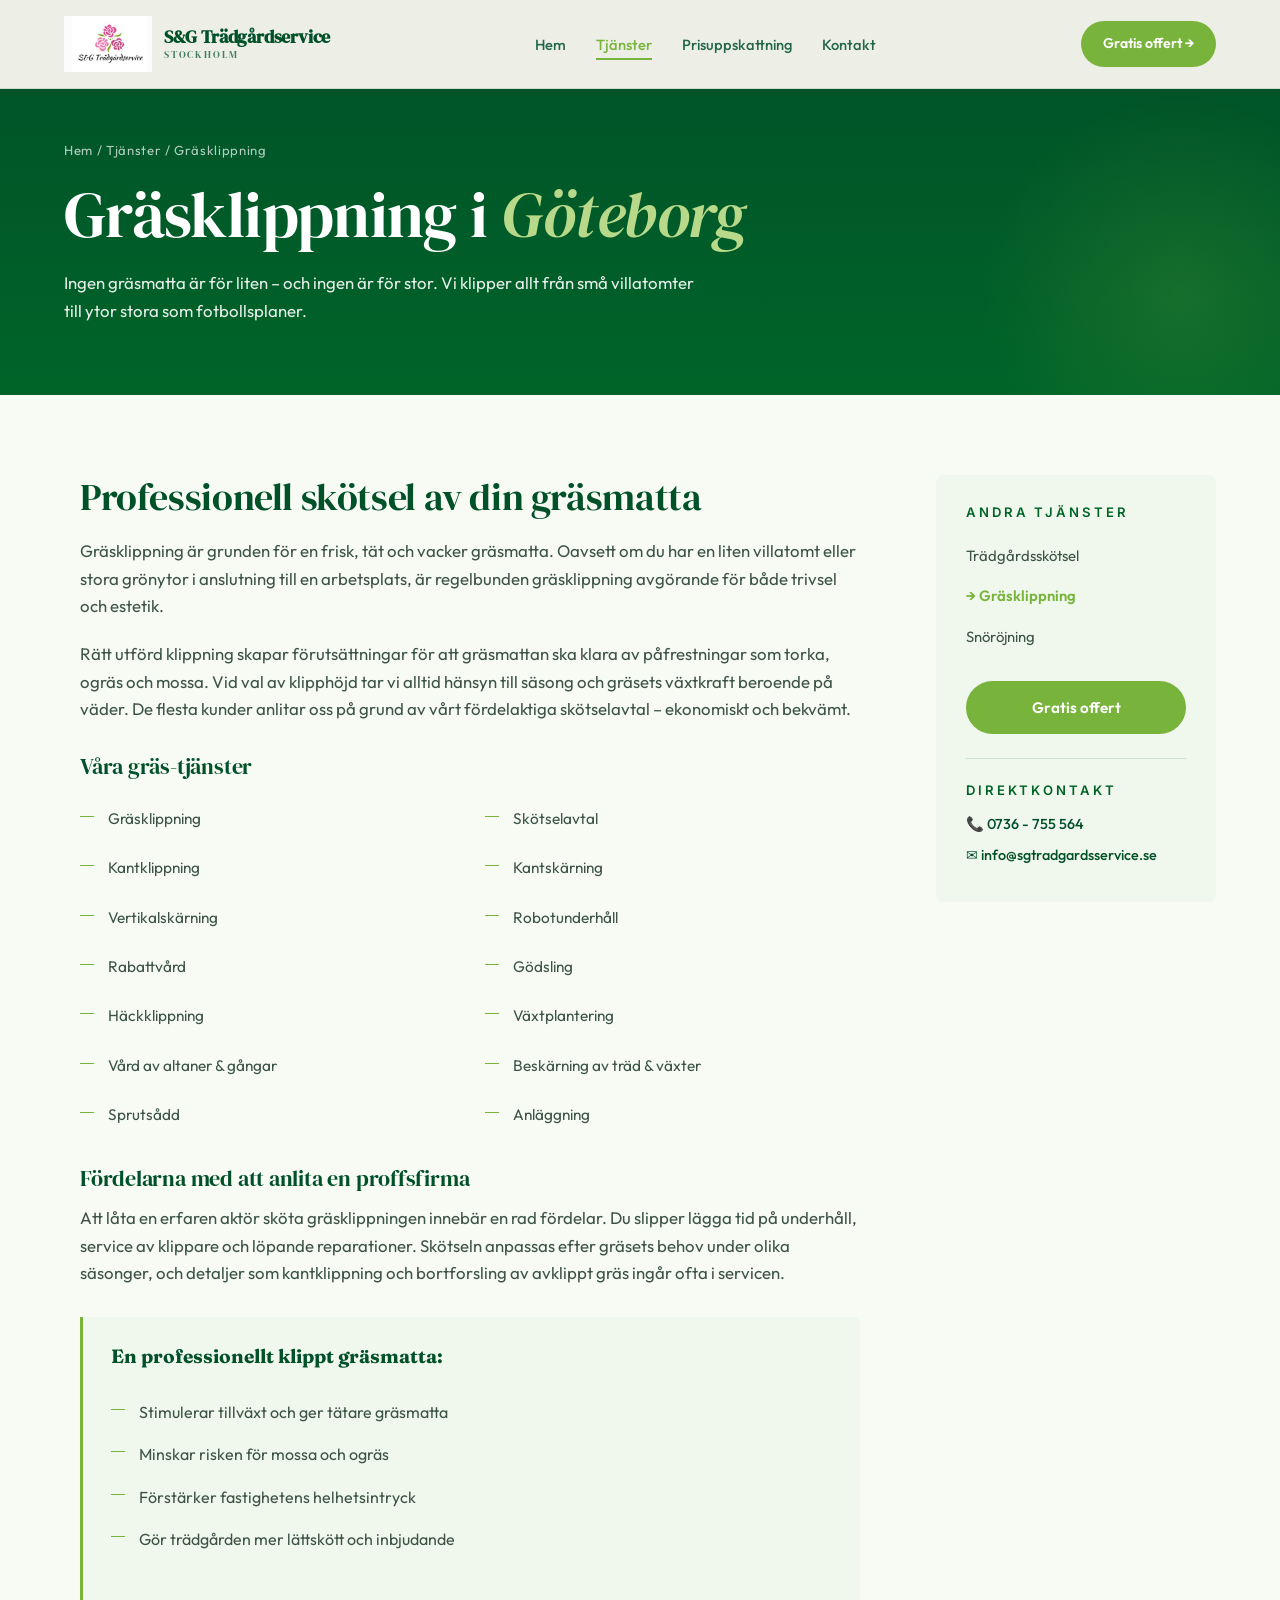
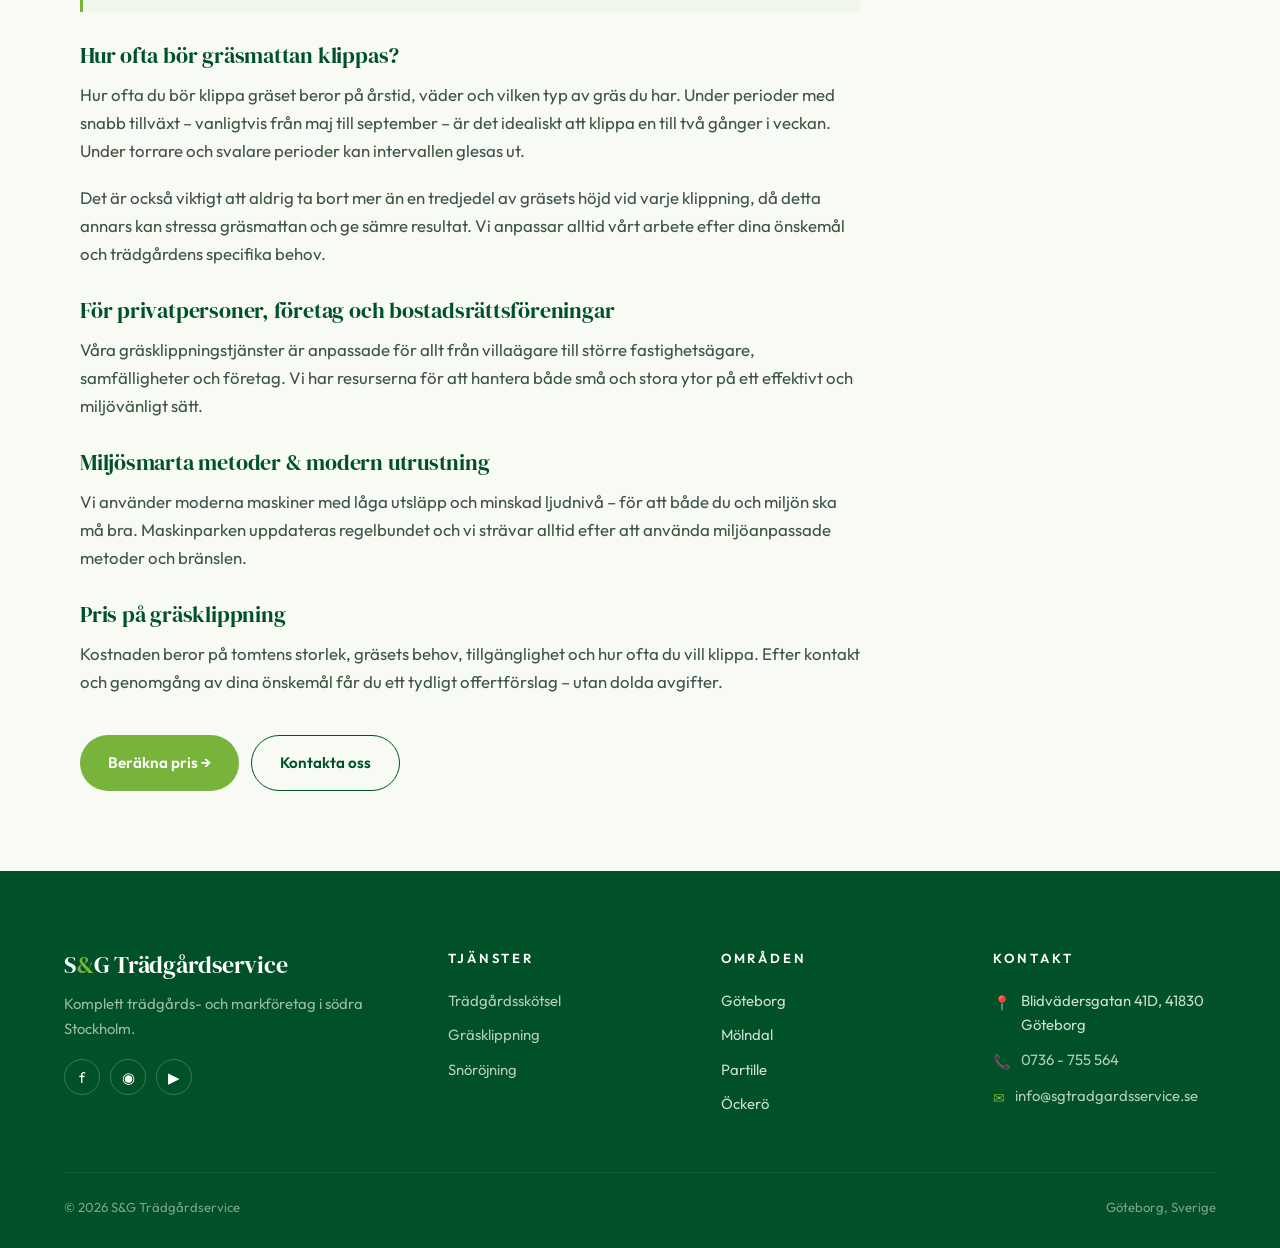
<file: grasklippning.html>
<!DOCTYPE html>
<html lang="sv">
<head>
<meta charset="UTF-8" />
<meta name="viewport" content="width=device-width, initial-scale=1.0" />
<title>Gräsklippning i Stockholm – S&G Trädgårdservice</title>
<meta name="description" content="Gräsklippning i södra Stockholm. Skötselavtal med fast pris, kantklippning, vertikalskärning och gödsling. Ingen gräsmatta är för liten." />
<link rel="preconnect" href="https://fonts.googleapis.com">
<link rel="preconnect" href="https://fonts.gstatic.com" crossorigin>
<link href="https://fonts.googleapis.com/css2?family=Fraunces:ital,opsz,wght@0,9..144,400;0,9..144,500;0,9..144,600;1,9..144,400&family=Inter:wght@300;400;500;600;700&display=swap" rel="stylesheet">
<link rel="stylesheet" href="styles.css">
<link rel="icon" type="image/png" href="logo.png">
<style>
  .service-detail{padding:80px 5vw}
  .service-detail__grid{
    max-width:1200px;margin:0 auto;
    display:grid;grid-template-columns:1fr 280px;gap:60px;align-items:start;
  }
  .sidebar{position:sticky;top:100px;background:var(--cream);border-radius:8px;padding:30px}
  .sidebar h4{font-family:'Inter',sans-serif;font-size:.82rem;letter-spacing:.22em;text-transform:uppercase;color:var(--moss);margin-bottom:16px;font-weight:600}
  .sidebar__nav{list-style:none}
  .sidebar__nav li{padding:8px 0;font-size:.93rem}
  .sidebar__nav a{color:var(--slate);text-decoration:none;display:flex;align-items:center;gap:8px}
  .sidebar__nav a:hover{color:var(--rose)}
  .sidebar__nav .current{color:var(--rose);font-weight:600}
  .sidebar__contact{margin-top:24px;padding-top:24px;border-top:1px solid var(--border);font-size:.9rem}
  .sidebar__contact a{color:var(--forest);text-decoration:none;display:block;padding:4px 0;font-weight:500}
  .sidebar__contact a:hover{color:var(--rose)}

  .benefits{
    background:var(--cream);border-left:3px solid var(--rose);
    padding:24px 28px;margin:30px 0;border-radius:0 6px 6px 0;
  }
  .benefits ul{list-style:none}
  .benefits li{padding:6px 0 6px 28px;position:relative;color:var(--slate)}
  .benefits li::before{content:"✓";position:absolute;left:0;color:var(--rose);font-weight:700}

  .work-grid{display:grid;grid-template-columns:1fr 1fr;gap:8px 30px;margin:18px 0 28px;list-style:none}
  .work-grid li{padding:10px 0 10px 28px;position:relative;color:var(--slate);font-size:.96rem}
  .work-grid li::before{content:"";position:absolute;left:0;top:18px;width:14px;height:1px;background:var(--rose)}
  @media (max-width:900px){
    .service-detail__grid{grid-template-columns:1fr}
    .sidebar{position:static}
    .work-grid{grid-template-columns:1fr}
  }
</style>
</head>
<body>

<nav class="nav" id="nav">
  <a href="index.html" class="nav__logo">
    <img src="logo.png" alt="S&G Trädgårdservice logotyp">
    <span class="nav__logo-text">S&G Trädgårdservice<small>Stockholm</small></span>
  </a>
  <ul class="nav__menu">
    <li><a href="index.html">Hem</a></li>
    <li><a href="tjanster.html" class="active">Tjänster</a></li>
    <li><a href="offert.html">Prisuppskattning</a></li>
    <li><a href="kontakt.html">Kontakt</a></li>
  </ul>
  <a href="offert.html" class="nav__cta">Gratis offert →</a>
  <button class="nav__burger" id="burger" aria-label="Öppna meny"><span></span><span></span><span></span></button>
</nav>
<div class="nav__mobile" id="mobileMenu">
  <a href="index.html">Hem</a><a href="tjanster.html">Tjänster</a>
  <a href="offert.html">Prisuppskattning</a><a href="kontakt.html">Kontakt</a>
  <a href="offert.html" class="cta">Gratis offert</a>
</div>

<header class="page-header">
  <div class="page-header__inner">
    <div class="page-header__crumbs"><a href="index.html">Hem</a> / <a href="tjanster.html">Tjänster</a> / Gräsklippning</div>
    <h1>Gräsklippning i <em>Göteborg</em></h1>
    <p class="page-header__sub">Ingen gräsmatta är för liten – och ingen är för stor. Vi klipper allt från små villatomter till ytor stora som fotbollsplaner.</p>
  </div>
</header>

<section class="service-detail">
  <div class="service-detail__grid">

    <div class="prose">
      <h2>Professionell skötsel av din gräsmatta</h2>
      <p>Gräsklippning är grunden för en frisk, tät och vacker gräsmatta. Oavsett om du har en liten villatomt eller stora grönytor i anslutning till en arbetsplats, är regelbunden gräsklippning avgörande för både trivsel och estetik.</p>
      <p>Rätt utförd klippning skapar förutsättningar för att gräsmattan ska klara av påfrestningar som torka, ogräs och mossa. Vid val av klipphöjd tar vi alltid hänsyn till säsong och gräsets växtkraft beroende på väder. De flesta kunder anlitar oss på grund av vårt fördelaktiga skötselavtal – ekonomiskt och bekvämt.</p>

      <h3>Våra gräs-tjänster</h3>
      <ul class="work-grid">
        <li>Gräsklippning</li>
        <li>Skötselavtal</li>
        <li>Kantklippning</li>
        <li>Kantskärning</li>
        <li>Vertikalskärning</li>
        <li>Robotunderhåll</li>
        <li>Rabattvård</li>
        <li>Gödsling</li>
        <li>Häckklippning</li>
        <li>Växtplantering</li>
        <li>Vård av altaner & gångar</li>
        <li>Beskärning av träd & växter</li>
        <li>Sprutsådd</li>
        <li>Anläggning</li>
      </ul>

      <h3>Fördelarna med att anlita en proffsfirma</h3>
      <p>Att låta en erfaren aktör sköta gräsklippningen innebär en rad fördelar. Du slipper lägga tid på underhåll, service av klippare och löpande reparationer. Skötseln anpassas efter gräsets behov under olika säsonger, och detaljer som kantklippning och bortforsling av avklippt gräs ingår ofta i servicen.</p>

      <div class="benefits">
        <strong style="display:block;font-family:'Fraunces',serif;font-size:1.2rem;color:var(--forest);margin-bottom:12px">En professionellt klippt gräsmatta:</strong>
        <ul>
          <li>Stimulerar tillväxt och ger tätare gräsmatta</li>
          <li>Minskar risken för mossa och ogräs</li>
          <li>Förstärker fastighetens helhetsintryck</li>
          <li>Gör trädgården mer lättskött och inbjudande</li>
        </ul>
      </div>

      <h3>Hur ofta bör gräsmattan klippas?</h3>
      <p>Hur ofta du bör klippa gräset beror på årstid, väder och vilken typ av gräs du har. Under perioder med snabb tillväxt – vanligtvis från maj till september – är det idealiskt att klippa en till två gånger i veckan. Under torrare och svalare perioder kan intervallen glesas ut.</p>
      <p>Det är också viktigt att aldrig ta bort mer än en tredjedel av gräsets höjd vid varje klippning, då detta annars kan stressa gräsmattan och ge sämre resultat. Vi anpassar alltid vårt arbete efter dina önskemål och trädgårdens specifika behov.</p>

      <h3>För privatpersoner, företag och bostadsrättsföreningar</h3>
      <p>Våra gräsklippningstjänster är anpassade för allt från villaägare till större fastighetsägare, samfälligheter och företag. Vi har resurserna för att hantera både små och stora ytor på ett effektivt och miljövänligt sätt.</p>

      <h3>Miljösmarta metoder & modern utrustning</h3>
      <p>Vi använder moderna maskiner med låga utsläpp och minskad ljudnivå – för att både du och miljön ska må bra. Maskinparken uppdateras regelbundet och vi strävar alltid efter att använda miljöanpassade metoder och bränslen.</p>

      <h3>Pris på gräsklippning</h3>
      <p>Kostnaden beror på tomtens storlek, gräsets behov, tillgänglighet och hur ofta du vill klippa. Efter kontakt och genomgång av dina önskemål får du ett tydligt offertförslag – utan dolda avgifter.</p>

      <div style="margin-top:40px;display:flex;gap:12px;flex-wrap:wrap">
        <a href="offert.html?service=grasklippning" class="btn btn--primary">Beräkna pris →</a>
        <a href="kontakt.html" class="btn btn--outline">Kontakta oss</a>
      </div>
    </div>

    <aside class="sidebar">
      <h4>Andra tjänster</h4>
      <ul class="sidebar__nav">
        <li><a href="tradgardsskotsel.html">Trädgårdsskötsel</a></li>
        <li><a href="grasklippning.html" class="current">→ Gräsklippning</a></li>
        <li><a href="snorojning.html">Snöröjning</a></li>
      </ul>

      <div style="margin-top:24px">
        <a href="offert.html?service=grasklippning" class="btn btn--primary" style="width:100%;justify-content:center">Gratis offert</a>
      </div>

      <div class="sidebar__contact">
        <h4 style="margin-bottom:10px">Direktkontakt</h4>
        <a href="tel:0736755564">📞 0736 - 755 564</a>
        <a href="mailto:info@sgtradgardsservice.se">✉ info@sgtradgardsservice.se</a>
      </div>
    </aside>

  </div>
</section>

<footer>
  <div class="footer__grid">
    <div class="footer__brand">
      <h3>S<span>&</span>G Trädgårdservice</h3>
      <p>Komplett trädgårds- och markföretag i södra Stockholm.</p>
      <div class="footer__social"><a href="https://www.facebook.com/61559721701689/mentions/" target="_blank" rel="noopener">f</a><a href="https://www.instagram.com/sg_tradgardsservice/" target="_blank" rel="noopener">◉</a><a href="https://www.tiktok.com/@sgtradgardsservice" target="_blank" rel="noopener">▶</a></div>
    </div>
    <div class="footer__col">
      <h4>Tjänster</h4>
      <ul>
        <li><a href="tradgardsskotsel.html">Trädgårdsskötsel</a></li>
        <li><a href="grasklippning.html">Gräsklippning</a></li>
        <li><a href="snorojning.html">Snöröjning</a></li>
      </ul>
    </div>
    <div class="footer__col">
      <h4>Områden</h4>
      <ul>
        <li>Göteborg</li><li>Mölndal</li>
        <li>Partille</li><li>Öckerö</li>
      </ul>
    </div>
    <div class="footer__col footer__contact">
      <h4>Kontakt</h4>
      <ul>
        <li><span class="icon">📍</span> Blidvädersgatan 41D, 41830 Göteborg</li>
        <li><span class="icon">📞</span> <a href="tel:0736755564">0736 - 755 564</a></li>
        <li><span class="icon">✉</span> <a href="mailto:info@sgtradgardsservice.se">info@sgtradgardsservice.se</a></li>
      </ul>
    </div>
  </div>
  <div class="footer__bottom"><div>© 2026 S&G Trädgårdservice</div><div>Göteborg, Sverige</div></div>
</footer>

<script>
  const burger=document.getElementById('burger');const mobile=document.getElementById('mobileMenu');
  burger.addEventListener('click',()=>mobile.classList.toggle('open'));
  mobile.querySelectorAll('a').forEach(a=>a.addEventListener('click',()=>mobile.classList.remove('open')));
</script>
</body>
</html>
</file>
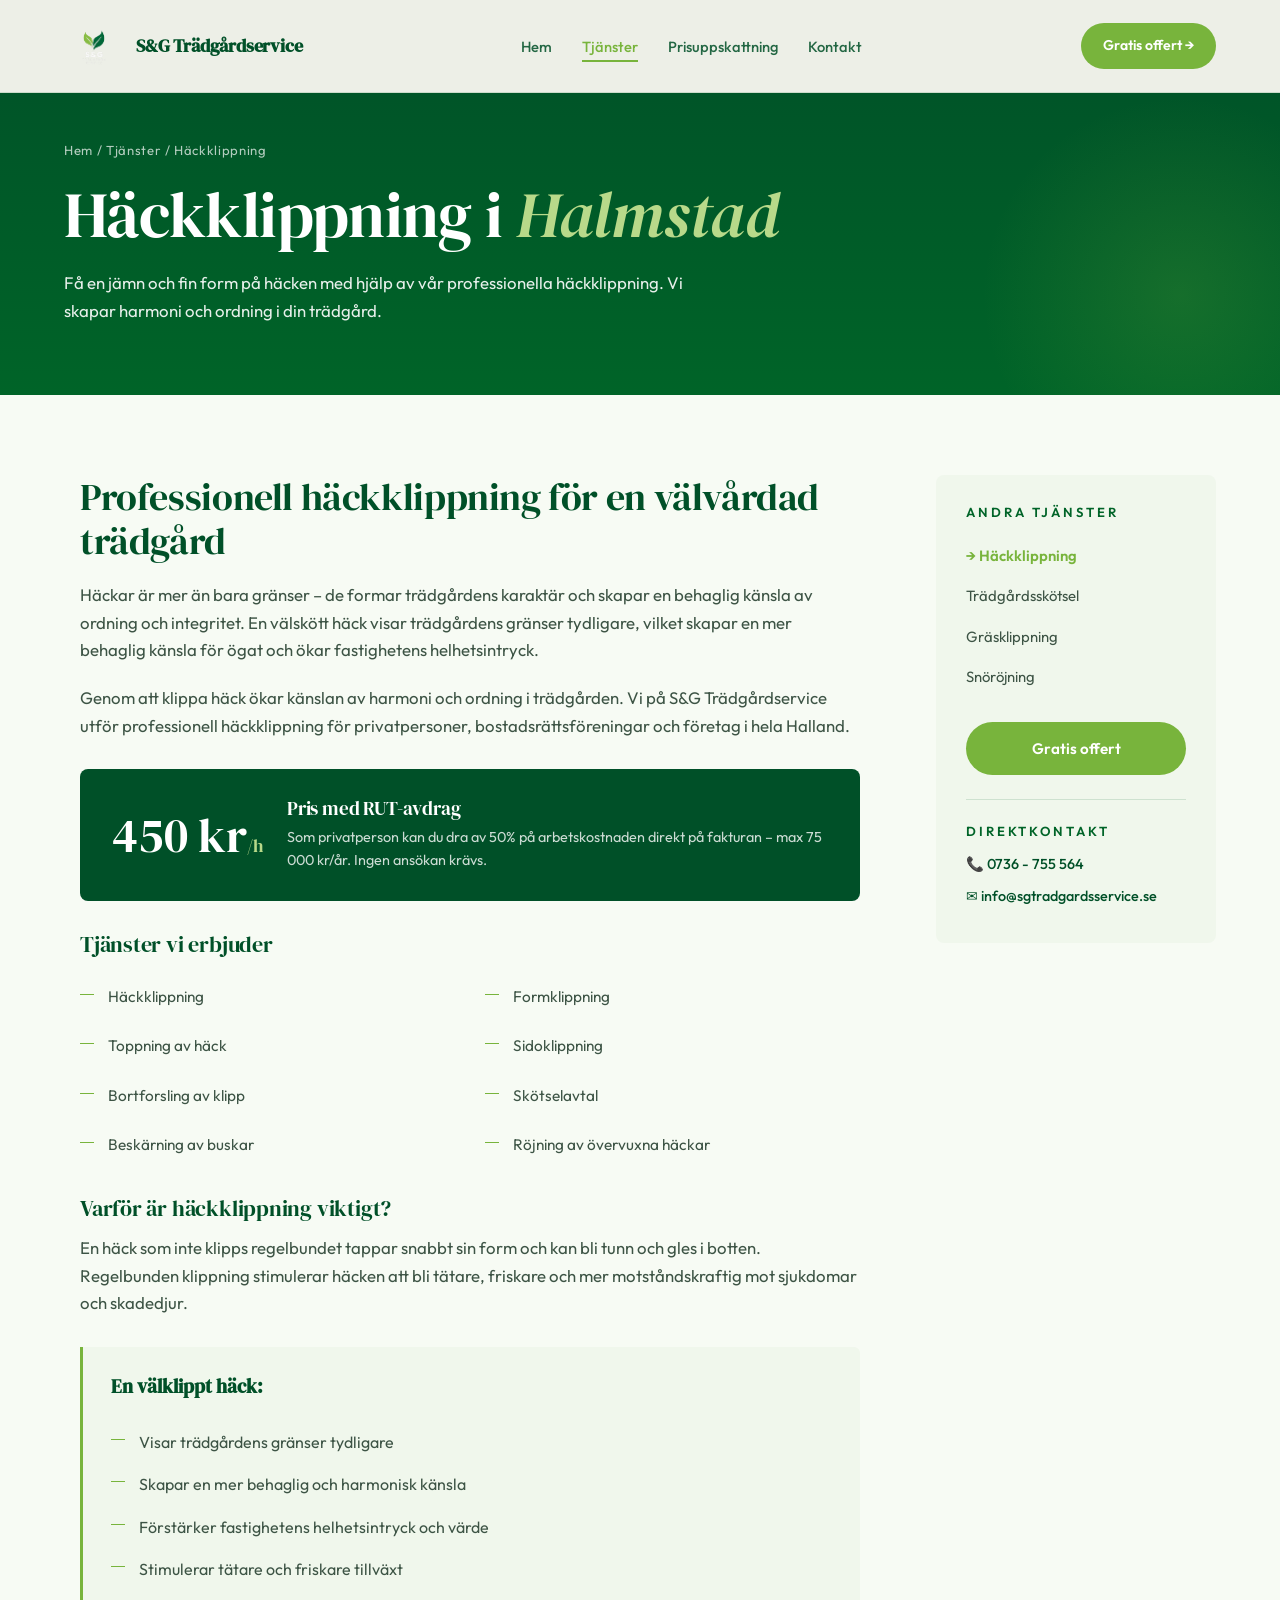
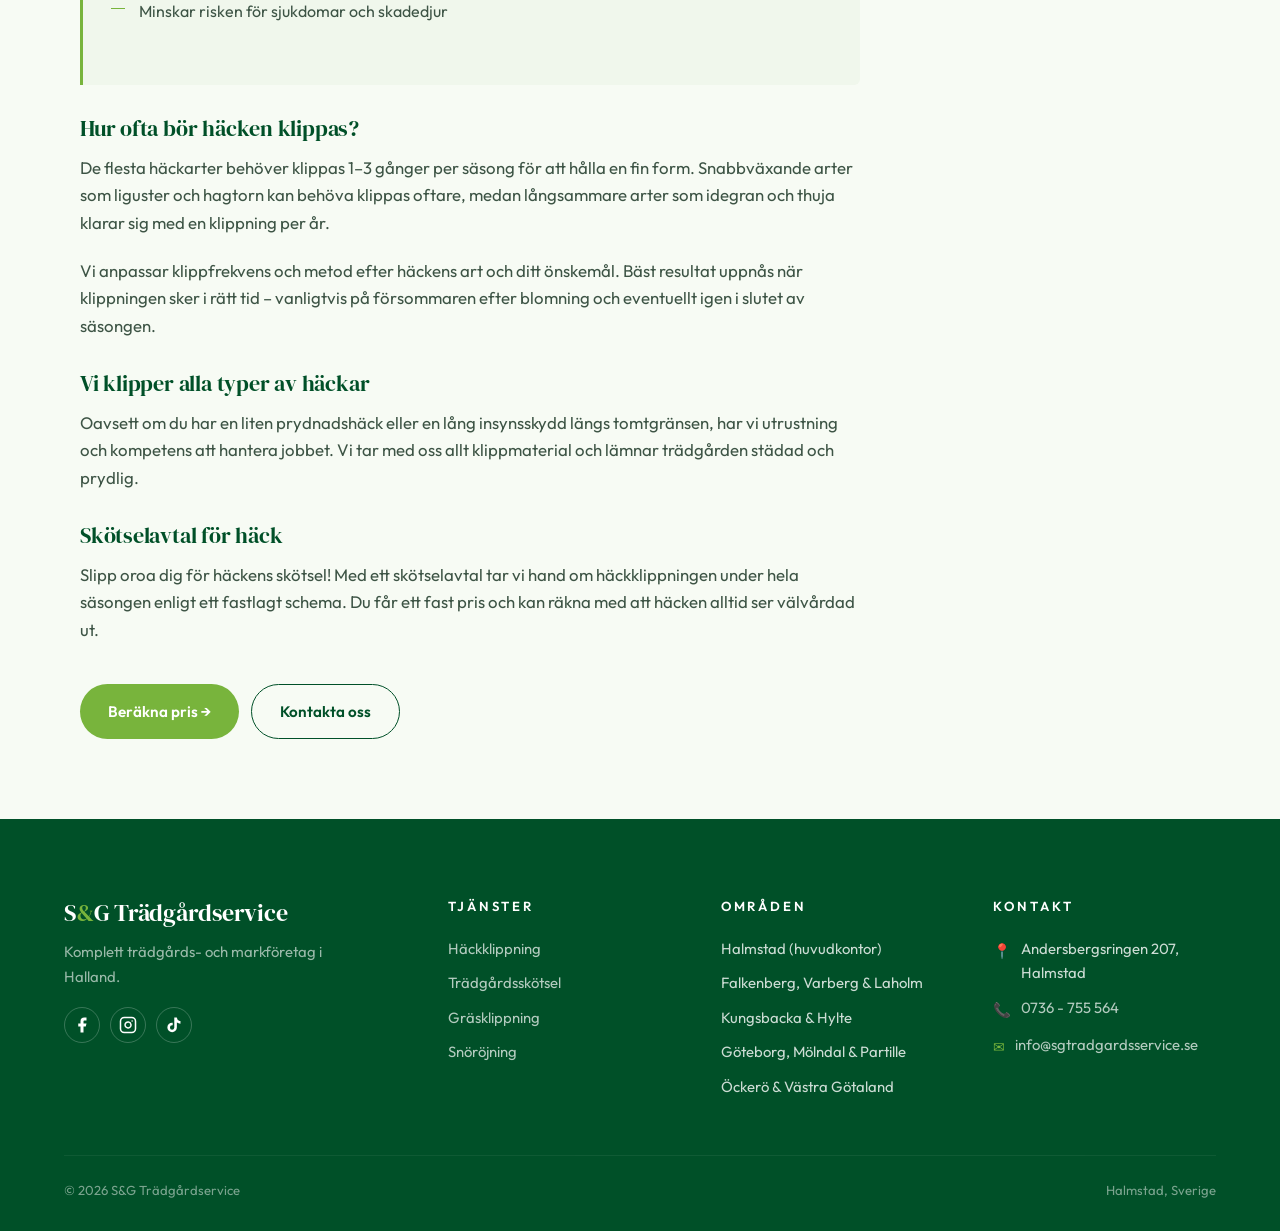
<file: hackklippning.html>
<!DOCTYPE html>
<html lang="sv">
<head>
<meta charset="UTF-8" />
<meta name="viewport" content="width=device-width, initial-scale=1.0" />
<title>Häckklippning i Halland – S&G Trädgårdservice</title>
<meta name="description" content="Professionell häckklippning i Halland. Jämn och fin form på häcken, bortforsling ingår. Pris från 450 kr/h – med RUT-avdrag." />
<link rel="preconnect" href="https://fonts.googleapis.com">
<link rel="preconnect" href="https://fonts.gstatic.com" crossorigin>
<link href="https://fonts.googleapis.com/css2?family=DM+Serif+Display:ital@0;1&family=Outfit:wght@300;400;500;600;700&display=swap" rel="stylesheet">
<link rel="stylesheet" href="styles.css">
<link rel="icon" type="image/png" href="S_G.png">
<style>
  .service-detail{padding:80px 5vw}
  .service-detail__grid{
    max-width:1200px;margin:0 auto;
    display:grid;grid-template-columns:1fr 280px;gap:60px;align-items:start;
  }
  .sidebar{position:sticky;top:100px;background:var(--cream);border-radius:8px;padding:30px}
  .sidebar h4{font-family:'Outfit',sans-serif;font-size:.82rem;letter-spacing:.22em;text-transform:uppercase;color:var(--moss);margin-bottom:16px;font-weight:600}
  .sidebar__nav{list-style:none}
  .sidebar__nav li{padding:8px 0;font-size:.93rem}
  .sidebar__nav a{color:var(--slate);text-decoration:none;display:flex;align-items:center;gap:8px}
  .sidebar__nav a:hover{color:var(--rose)}
  .sidebar__nav .current{color:var(--rose);font-weight:600}
  .sidebar__contact{margin-top:24px;padding-top:24px;border-top:1px solid var(--border);font-size:.9rem}
  .sidebar__contact a{color:var(--forest);text-decoration:none;display:block;padding:4px 0;font-weight:500}
  .sidebar__contact a:hover{color:var(--rose)}

  .price-highlight{
    background:var(--forest);color:#fff;
    padding:28px 32px;border-radius:8px;margin:30px 0;
    display:flex;align-items:center;gap:24px;
  }
  .price-highlight__num{
    font-family:'DM Serif Display',serif;font-size:3rem;color:#fff;font-weight:500;line-height:1;white-space:nowrap;
  }
  .price-highlight__num small{font-size:1.1rem;color:var(--sage)}
  .price-highlight__text h4{color:#fff;font-family:'DM Serif Display',serif;font-size:1.2rem;margin-bottom:6px}
  .price-highlight__text p{color:rgba(255,255,255,.8);margin:0;font-size:.9rem}

  .benefits{
    background:var(--cream);border-left:3px solid var(--rose);
    padding:24px 28px;margin:30px 0;border-radius:0 6px 6px 0;
  }
  .benefits ul{list-style:none}
  .benefits li{padding:6px 0 6px 28px;position:relative;color:var(--slate)}
  .benefits li::before{content:"✓";position:absolute;left:0;color:var(--rose);font-weight:700}

  .work-grid{display:grid;grid-template-columns:1fr 1fr;gap:8px 30px;margin:18px 0 28px;list-style:none}
  .work-grid li{padding:10px 0 10px 28px;position:relative;color:var(--slate);font-size:.96rem}
  .work-grid li::before{content:"";position:absolute;left:0;top:18px;width:14px;height:1px;background:var(--rose)}
  @media (max-width:900px){
    .service-detail__grid{grid-template-columns:1fr}
    .sidebar{position:static}
    .work-grid{grid-template-columns:1fr}
    .price-highlight{flex-direction:column;text-align:center}
  }
</style>
</head>
<body>

<nav class="nav" id="nav">
  <a href="index.html" class="nav__logo">
    <img src="S_G.png" style="height:60px;width:auto">
    <span class="nav__logo-text">S&G Trädgårdservice</span>
  </a>
  <ul class="nav__menu">
    <li><a href="index.html">Hem</a></li>
    <li><a href="tjanster.html" class="active">Tjänster</a></li>
    <li><a href="offert.html">Prisuppskattning</a></li>
    <li><a href="kontakt.html">Kontakt</a></li>
  </ul>
  <a href="offert.html" class="nav__cta">Gratis offert →</a>
  <button class="nav__burger" id="burger" aria-label="Öppna meny"><span></span><span></span><span></span></button>
</nav>
<div class="nav__mobile" id="mobileMenu">
  <a href="index.html">Hem</a><a href="tjanster.html">Tjänster</a>
  <a href="offert.html">Prisuppskattning</a><a href="kontakt.html">Kontakt</a>
  <a href="offert.html" class="cta">Gratis offert</a>
</div>

<header class="page-header">
  <div class="page-header__inner">
    <div class="page-header__crumbs"><a href="index.html">Hem</a> / <a href="tjanster.html">Tjänster</a> / Häckklippning</div>
    <h1>Häckklippning i <em>Halmstad</em></h1>
    <p class="page-header__sub">Få en jämn och fin form på häcken med hjälp av vår professionella häckklippning. Vi skapar harmoni och ordning i din trädgård.</p>
  </div>
</header>

<section class="service-detail">
  <div class="service-detail__grid">

    <div class="prose">
      <h2>Professionell häckklippning för en välvårdad trädgård</h2>
      <p>Häckar är mer än bara gränser – de formar trädgårdens karaktär och skapar en behaglig känsla av ordning och integritet. En välskött häck visar trädgårdens gränser tydligare, vilket skapar en mer behaglig känsla för ögat och ökar fastighetens helhetsintryck.</p>
      <p>Genom att klippa häck ökar känslan av harmoni och ordning i trädgården. Vi på S&G Trädgårdservice utför professionell häckklippning för privatpersoner, bostadsrättsföreningar och företag i hela Halland.</p>

      <div class="price-highlight">
        <div class="price-highlight__num">450 kr<small>/h</small></div>
        <div class="price-highlight__text">
          <h4>Pris med RUT-avdrag</h4>
          <p>Som privatperson kan du dra av 50% på arbetskostnaden direkt på fakturan – max 75 000 kr/år. Ingen ansökan krävs.</p>
        </div>
      </div>

      <h3>Tjänster vi erbjuder</h3>
      <ul class="work-grid">
        <li>Häckklippning</li>
        <li>Formklippning</li>
        <li>Toppning av häck</li>
        <li>Sidoklippning</li>
        <li>Bortforsling av klipp</li>
        <li>Skötselavtal</li>
        <li>Beskärning av buskar</li>
        <li>Röjning av övervuxna häckar</li>
      </ul>

      <h3>Varför är häckklippning viktigt?</h3>
      <p>En häck som inte klipps regelbundet tappar snabbt sin form och kan bli tunn och gles i botten. Regelbunden klippning stimulerar häcken att bli tätare, friskare och mer motståndskraftig mot sjukdomar och skadedjur.</p>

      <div class="benefits">
        <strong style="display:block;font-family:'DM Serif Display',serif;font-size:1.2rem;color:var(--forest);margin-bottom:12px">En välklippt häck:</strong>
        <ul>
          <li>Visar trädgårdens gränser tydligare</li>
          <li>Skapar en mer behaglig och harmonisk känsla</li>
          <li>Förstärker fastighetens helhetsintryck och värde</li>
          <li>Stimulerar tätare och friskare tillväxt</li>
          <li>Minskar risken för sjukdomar och skadedjur</li>
        </ul>
      </div>

      <h3>Hur ofta bör häcken klippas?</h3>
      <p>De flesta häckarter behöver klippas 1–3 gånger per säsong för att hålla en fin form. Snabbväxande arter som liguster och hagtorn kan behöva klippas oftare, medan långsammare arter som idegran och thuja klarar sig med en klippning per år.</p>
      <p>Vi anpassar klippfrekvens och metod efter häckens art och ditt önskemål. Bäst resultat uppnås när klippningen sker i rätt tid – vanligtvis på försommaren efter blomning och eventuellt igen i slutet av säsongen.</p>

      <h3>Vi klipper alla typer av häckar</h3>
      <p>Oavsett om du har en liten prydnadshäck eller en lång insynsskydd längs tomtgränsen, har vi utrustning och kompetens att hantera jobbet. Vi tar med oss allt klippmaterial och lämnar trädgården städad och prydlig.</p>

      <h3>Skötselavtal för häck</h3>
      <p>Slipp oroa dig för häckens skötsel! Med ett skötselavtal tar vi hand om häckklippningen under hela säsongen enligt ett fastlagt schema. Du får ett fast pris och kan räkna med att häcken alltid ser välvårdad ut.</p>

      <div style="margin-top:40px;display:flex;gap:12px;flex-wrap:wrap">
        <a href="offert.html?service=hackklippning" class="btn btn--primary">Beräkna pris →</a>
        <a href="kontakt.html" class="btn btn--outline">Kontakta oss</a>
      </div>
    </div>

    <aside class="sidebar">
      <h4>Andra tjänster</h4>
      <ul class="sidebar__nav">
        <li><a href="hackklippning.html" class="current">→ Häckklippning</a></li>
        <li><a href="tradgardsskotsel.html">Trädgårdsskötsel</a></li>
        <li><a href="grasklippning.html">Gräsklippning</a></li>
        <li><a href="snorojning.html">Snöröjning</a></li>
      </ul>

      <div style="margin-top:24px">
        <a href="offert.html?service=hackklippning" class="btn btn--primary" style="width:100%;justify-content:center">Gratis offert</a>
      </div>

      <div class="sidebar__contact">
        <h4 style="margin-bottom:10px">Direktkontakt</h4>
        <a href="tel:0736755564">📞 0736 - 755 564</a>
        <a href="mailto:info@sgtradgardsservice.se">✉ info@sgtradgardsservice.se</a>
      </div>
    </aside>

  </div>
</section>

<footer>
  <div class="footer__grid">
    <div class="footer__brand">
      <h3>S<span>&</span>G Trädgårdservice</h3>
      <p>Komplett trädgårds- och markföretag i Halland.</p>
      <div class="footer__social">
        <a href="https://www.facebook.com/61559721701689/mentions/" aria-label="Facebook" target="_blank" rel="noopener">
          <svg width="18" height="18" viewBox="0 0 24 24" fill="currentColor"><path d="M18 2h-3a5 5 0 0 0-5 5v3H7v4h3v8h4v-8h3l1-4h-4V7a1 1 0 0 1 1-1h3z"/></svg>
        </a>
        <a href="https://www.instagram.com/sg_tradgardsservice/" aria-label="Instagram" target="_blank" rel="noopener">
          <svg width="18" height="18" viewBox="0 0 24 24" fill="none" stroke="currentColor" stroke-width="2" stroke-linecap="round" stroke-linejoin="round"><rect x="2" y="2" width="20" height="20" rx="5" ry="5"/><path d="M16 11.37A4 4 0 1 1 12.63 8 4 4 0 0 1 16 11.37z"/><line x1="17.5" y1="6.5" x2="17.51" y2="6.5"/></svg>
        </a>
        <a href="https://www.tiktok.com/@sgtradgardsservice" aria-label="TikTok" target="_blank" rel="noopener">
          <svg width="18" height="18" viewBox="0 0 24 24" fill="currentColor"><path d="M19.59 6.69a4.83 4.83 0 0 1-3.77-4.25V2h-3.45v13.67a2.89 2.89 0 0 1-2.88 2.5 2.89 2.89 0 0 1-2.89-2.89 2.89 2.89 0 0 1 2.89-2.89c.28 0 .54.04.79.1V9.01a6.33 6.33 0 0 0-.79-.05 6.34 6.34 0 0 0-6.34 6.34 6.34 6.34 0 0 0 6.34 6.34 6.34 6.34 0 0 0 6.33-6.34V8.69a8.18 8.18 0 0 0 4.78 1.52V6.75a4.85 4.85 0 0 1-1.01-.06z"/></svg>
        </a>
      </div>
    </div>
    <div class="footer__col">
      <h4>Tjänster</h4>
      <ul>
        <li><a href="hackklippning.html">Häckklippning</a></li>
        <li><a href="tradgardsskotsel.html">Trädgårdsskötsel</a></li>
        <li><a href="grasklippning.html">Gräsklippning</a></li>
        <li><a href="snorojning.html">Snöröjning</a></li>
      </ul>
    </div>
    <div class="footer__col">
      <h4>Områden</h4>
      <ul>
        <li>Halmstad (huvudkontor)</li>
        <li>Falkenberg, Varberg &amp; Laholm</li>
        <li>Kungsbacka &amp; Hylte</li>
        <li>Göteborg, Mölndal &amp; Partille</li>
        <li>Öckerö &amp; Västra Götaland</li>
      </ul>
    </div>
    <div class="footer__col footer__contact">
      <h4>Kontakt</h4>
      <ul>
        <li><span class="icon">📍</span> Andersbergsringen 207, Halmstad</li>
        <li><span class="icon">📞</span> <a href="tel:0736755564">0736 - 755 564</a></li>
        <li><span class="icon">✉</span> <a href="mailto:info@sgtradgardsservice.se">info@sgtradgardsservice.se</a></li>
      </ul>
    </div>
  </div>
  <div class="footer__bottom"><div>© 2026 S&G Trädgårdservice</div><div>Halmstad, Sverige</div></div>
</footer>

<script>
  const burger=document.getElementById('burger');const mobile=document.getElementById('mobileMenu');
  burger.addEventListener('click',()=>mobile.classList.toggle('open'));
  mobile.querySelectorAll('a').forEach(a=>a.addEventListener('click',()=>mobile.classList.remove('open')));
</script>
</body>
</html>
</file>
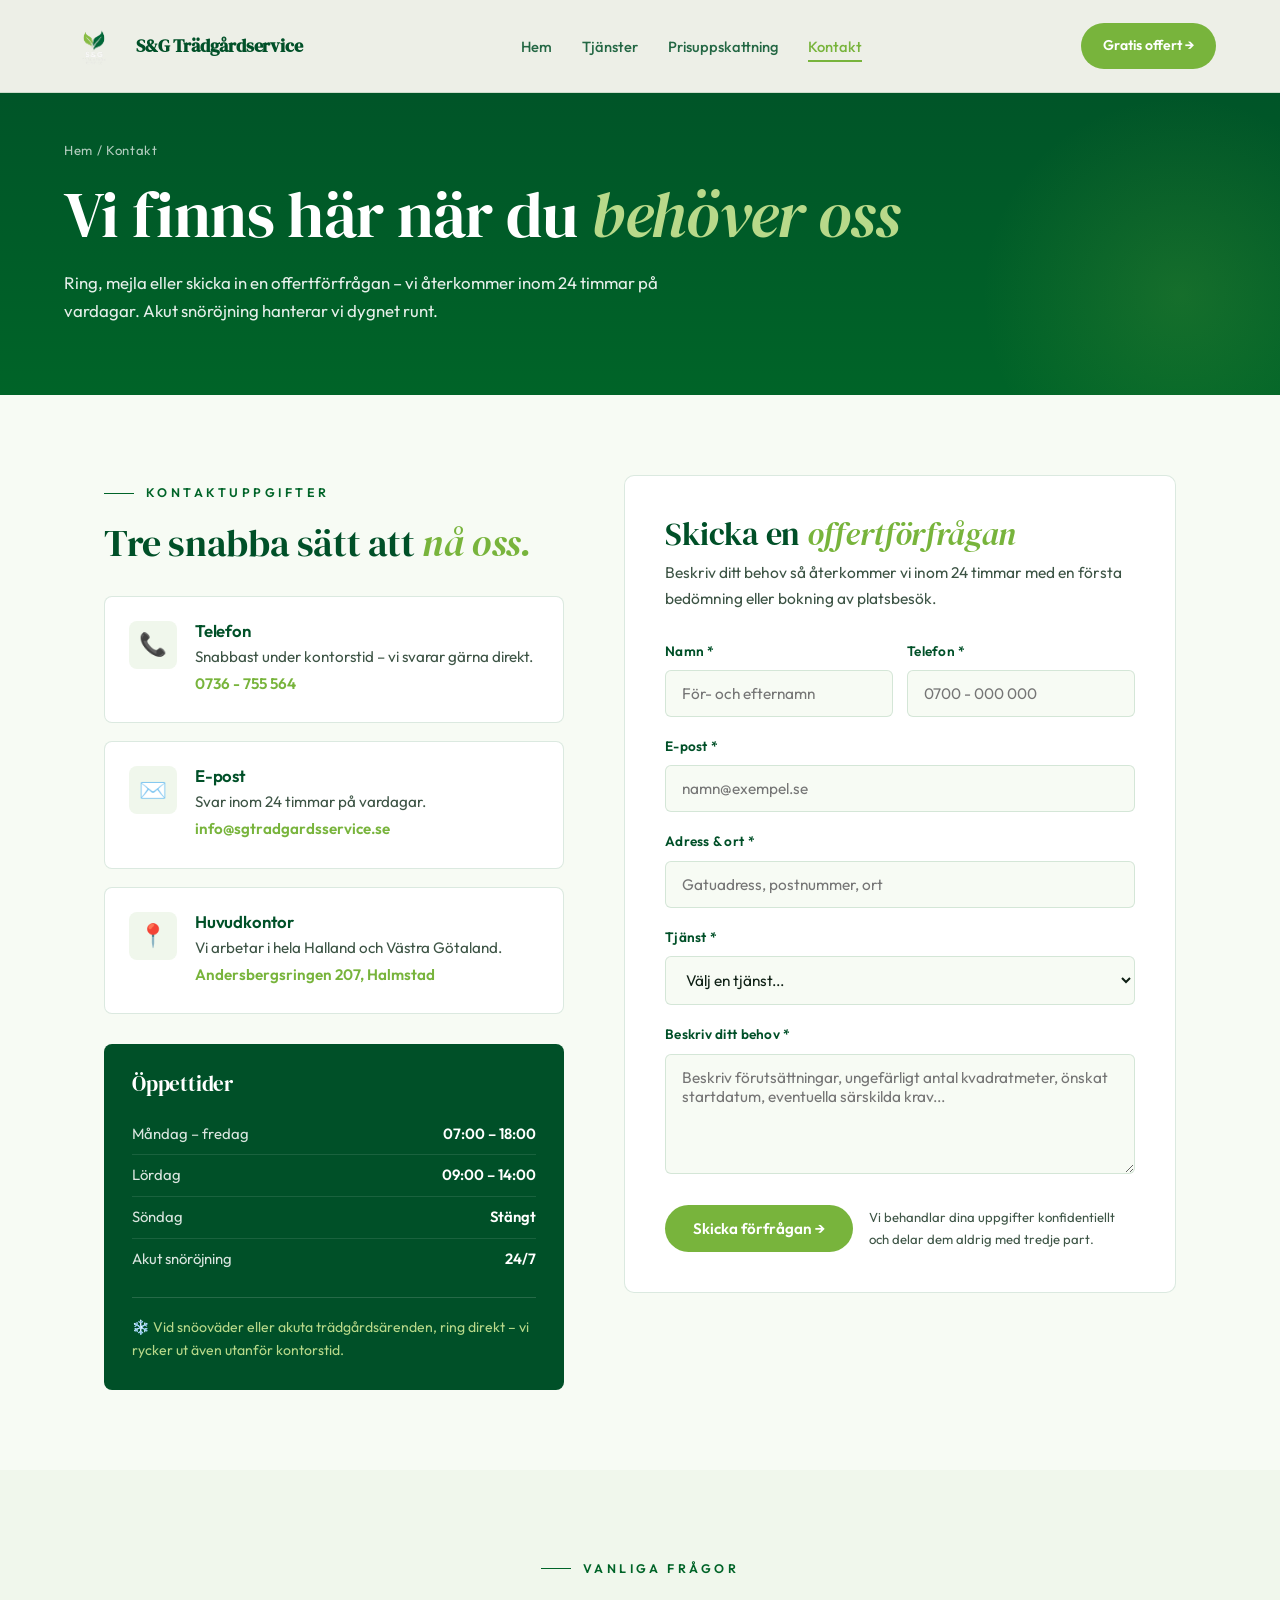
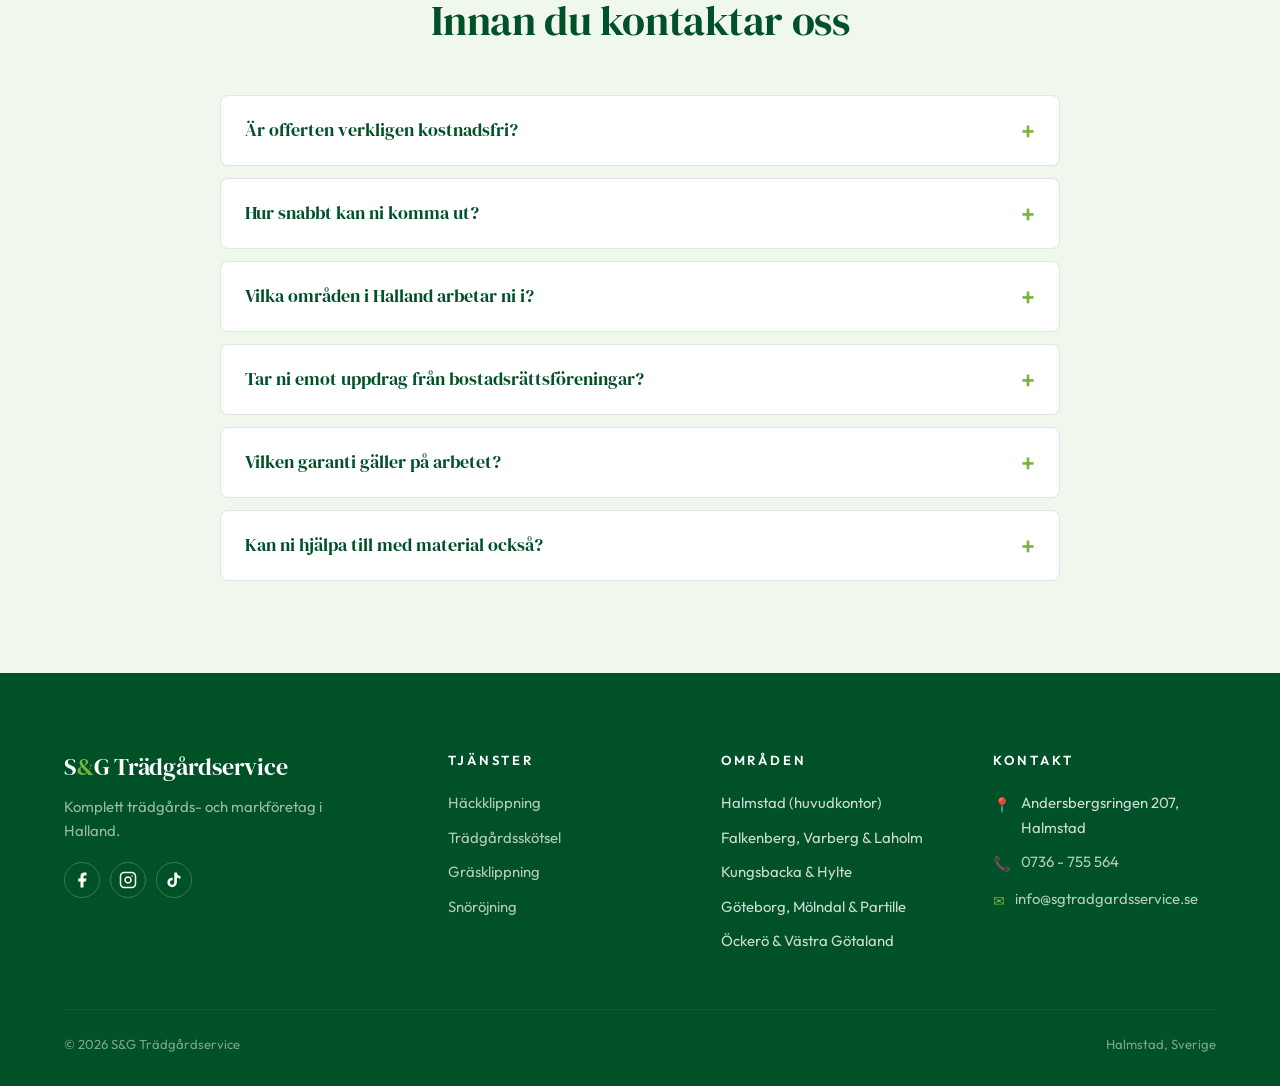
<file: kontakt.html>
<!DOCTYPE html>
<html lang="sv">
<head>
<meta charset="UTF-8" />
<meta name="viewport" content="width=device-width, initial-scale=1.0" />
<title>Kontakta oss – S&G Trädgårdservice Stockholm</title>
<meta name="description" content="Kontakta S&G Trädgårdservice för trädgårdsskötsel, gräsklippning eller snöröjning i Halland. Ring 0736 - 755 564 eller skicka offertförfrågan." />
<link rel="preconnect" href="https://fonts.googleapis.com">
<link rel="preconnect" href="https://fonts.gstatic.com" crossorigin>
<link href="https://fonts.googleapis.com/css2?family=DM+Serif+Display:ital@0;1&family=Outfit:wght@300;400;500;600;700&display=swap" rel="stylesheet">
<link rel="stylesheet" href="styles.css">
<link rel="icon" type="image/png" href="S_G.png">
<style>
  .contact-grid{
    max-width:1200px;margin:0 auto;padding:80px 5vw;
    display:grid;grid-template-columns:1fr 1.2fr;gap:60px;
  }

  /* CONTACT CARDS */
  .contact-cards{display:grid;gap:18px;margin-bottom:30px}
  .contact-card{
    background:#fff;border:1px solid var(--border);border-radius:8px;
    padding:24px;display:flex;gap:18px;align-items:flex-start;
    transition:border-color .2s, transform .2s;
  }
  .contact-card:hover{border-color:var(--rose);transform:translateY(-2px)}
  .contact-card__icon{
    width:48px;height:48px;border-radius:8px;background:var(--cream);
    display:flex;align-items:center;justify-content:center;font-size:1.4rem;flex-shrink:0;
  }
  .contact-card h3{font-size:1.05rem;margin-bottom:4px;font-family:'Outfit',sans-serif;font-weight:600;color:var(--forest)}
  .contact-card p,.contact-card a{font-size:.95rem;color:var(--slate);text-decoration:none;margin-bottom:2px;display:block}
  .contact-card a{color:var(--rose);font-weight:600}
  .contact-card a:hover{text-decoration:underline}

  .hours-card{
    background:var(--forest);color:#fff;border-radius:8px;padding:28px;
  }
  .hours-card h3{color:#fff;font-family:'DM Serif Display',serif;font-size:1.3rem;margin-bottom:18px}
  .hours-card table{width:100%;border-collapse:collapse}
  .hours-card td{padding:8px 0;font-size:.93rem;color:rgba(255,255,255,.85);border-bottom:1px solid rgba(255,255,255,.1)}
  .hours-card td:last-child{text-align:right;font-weight:600;color:#fff}
  .hours-card tr:last-child td{border-bottom:none}
  .hours-card__note{
    margin-top:18px;padding-top:18px;border-top:1px solid rgba(255,255,255,.15);
    font-size:.88rem;color:var(--sage);
  }

  /* FORM */
  .form-card{
    background:#fff;border:1px solid var(--border);border-radius:10px;padding:40px;
  }
  .form-card h2{font-size:clamp(1.6rem,2.5vw,2rem);margin-bottom:8px}
  .form-card>p{color:var(--slate);margin-bottom:28px;font-size:.97rem}

  .field{margin-bottom:18px}
  .field label{display:block;font-size:.85rem;font-weight:600;color:var(--forest);margin-bottom:8px;letter-spacing:.02em}
  .field input,.field select,.field textarea{
    width:100%;padding:13px 16px;border:1.5px solid var(--border);border-radius:6px;
    font-family:'Outfit',sans-serif;font-size:.96rem;color:var(--ink);background:var(--bone);
    transition:border-color .2s, background .2s;
  }
  .field input:focus,.field select:focus,.field textarea:focus{
    outline:none;border-color:var(--rose);background:#fff;
  }
  .field textarea{resize:vertical;min-height:120px}
  .field-row{display:grid;grid-template-columns:1fr 1fr;gap:14px}
  .submit-row{display:flex;align-items:center;gap:16px;margin-top:24px;flex-wrap:wrap}
  .privacy-note{font-size:.82rem;color:var(--slate);flex:1;min-width:200px}

  /* FAQ */
  .faq{background:var(--cream);padding:80px 5vw}
  .faq__inner{max-width:840px;margin:0 auto}
  .faq__head{text-align:center;margin-bottom:50px}
  .faq__head h2{font-size:clamp(2rem,3.5vw,2.6rem)}
  details{
    background:#fff;border:1px solid var(--border);border-radius:8px;
    padding:20px 24px;margin-bottom:12px;cursor:pointer;
    transition:border-color .2s;
  }
  details[open]{border-color:var(--rose)}
  summary{
    font-family:'DM Serif Display',serif;font-size:1.1rem;color:var(--forest);font-weight:500;
    list-style:none;display:flex;justify-content:space-between;align-items:center;gap:20px;
  }
  summary::-webkit-details-marker{display:none}
  summary::after{
    content:"+";font-size:1.6rem;color:var(--rose);transition:transform .2s;
    font-family:'Outfit',sans-serif;line-height:1;
  }
  details[open] summary::after{transform:rotate(45deg)}
  details p{color:var(--slate);font-size:.96rem;margin-top:14px;line-height:1.65}

  /* SUCCESS MSG */
  .form-success{
    display:none;background:var(--moss);color:#fff;padding:30px;border-radius:8px;text-align:center;
  }
  .form-success.show{display:block}
  .form-success h3{color:#fff;font-family:'DM Serif Display',serif;font-size:1.6rem;margin-bottom:10px}

  @media (max-width:900px){
    .contact-grid{grid-template-columns:1fr;gap:40px}
    .field-row{grid-template-columns:1fr}
    .form-card{padding:28px}
  }
</style>
</head>
<body>

<nav class="nav" id="nav">
  <a href="index.html" class="nav__logo">
    <img src="S_G.png" style="height:60px;width:auto">
    <span class="nav__logo-text">S&G Trädgårdservice</span>
  </a>
  <ul class="nav__menu">
    <li><a href="index.html">Hem</a></li>
    <li><a href="tjanster.html">Tjänster</a></li>
    <li><a href="offert.html">Prisuppskattning</a></li>
    <li><a href="kontakt.html" class="active">Kontakt</a></li>
  </ul>
  <a href="offert.html" class="nav__cta">Gratis offert →</a>
  <button class="nav__burger" id="burger" aria-label="Öppna meny"><span></span><span></span><span></span></button>
</nav>
<div class="nav__mobile" id="mobileMenu">
  <a href="index.html">Hem</a><a href="tjanster.html">Tjänster</a>
  <a href="offert.html">Prisuppskattning</a><a href="kontakt.html">Kontakt</a>
  <a href="offert.html" class="cta">Gratis offert</a>
</div>

<header class="page-header">
  <div class="page-header__inner">
    <div class="page-header__crumbs"><a href="index.html">Hem</a> / Kontakt</div>
    <h1>Vi finns här när du <em>behöver oss</em></h1>
    <p class="page-header__sub">Ring, mejla eller skicka in en offertförfrågan – vi återkommer inom 24 timmar på vardagar. Akut snöröjning hanterar vi dygnet runt.</p>
  </div>
</header>

<section style="background:var(--bone)">
  <div class="contact-grid">

    <!-- LEFT: contact info -->
    <div>
      <div class="section-label">Kontaktuppgifter</div>
      <h2 style="font-size:clamp(1.8rem,3vw,2.4rem);margin-bottom:30px">Tre snabba sätt att <em class="accent">nå oss.</em></h2>

      <div class="contact-cards">

        <div class="contact-card">
          <div class="contact-card__icon">📞</div>
          <div>
            <h3>Telefon</h3>
            <p>Snabbast under kontorstid – vi svarar gärna direkt.</p>
            <a href="tel:0736755564">0736 - 755 564</a>
          </div>
        </div>

        <div class="contact-card">
          <div class="contact-card__icon">✉️</div>
          <div>
            <h3>E-post</h3>
            <p>Svar inom 24 timmar på vardagar.</p>
            <a href="mailto:info@sgtradgardsservice.se">info@sgtradgardsservice.se</a>
          </div>
        </div>

        <div class="contact-card">
          <div class="contact-card__icon">📍</div>
          <div>
            <h3>Huvudkontor</h3>
            <p>Vi arbetar i hela Halland och Västra Götaland.</p>
            <a>Andersbergsringen 207, Halmstad</a>
          </div>
        </div>

      </div>

      <div class="hours-card">
        <h3>Öppettider</h3>
        <table>
          <tr><td>Måndag – fredag</td><td>07:00 – 18:00</td></tr>
          <tr><td>Lördag</td><td>09:00 – 14:00</td></tr>
          <tr><td>Söndag</td><td>Stängt</td></tr>
          <tr><td>Akut snöröjning</td><td>24/7</td></tr>
        </table>
        <div class="hours-card__note">
          ❄️ Vid snöoväder eller akuta trädgårdsärenden, ring direkt – vi rycker ut även utanför kontorstid.
        </div>
      </div>
    </div>

    <!-- RIGHT: form -->
    <div>
      <div class="form-card" id="formCard">
        <h2>Skicka en <em class="accent">offertförfrågan</em></h2>
        <p>Beskriv ditt behov så återkommer vi inom 24 timmar med en första bedömning eller bokning av platsbesök.</p>

        <form id="contactForm" onsubmit="return handleContact(event)">
          <div class="field-row">
            <div class="field">
              <label for="name">Namn *</label>
              <input id="name" name="name" type="text" required placeholder="För- och efternamn">
            </div>
            <div class="field">
              <label for="phone">Telefon *</label>
              <input id="phone" name="phone" type="tel" required placeholder="0700 - 000 000">
            </div>
          </div>

          <div class="field">
            <label for="email">E-post *</label>
            <input id="email" name="email" type="email" required placeholder="namn@exempel.se">
          </div>

          <div class="field">
            <label for="address">Adress & ort *</label>
            <input id="address" name="address" type="text" required placeholder="Gatuadress, postnummer, ort">
          </div>

          <div class="field">
            <label for="service">Tjänst *</label>
            <select id="service" name="service" required>
              <option value="">Välj en tjänst...</option>
              <option value="hackklippning">Häckklippning</option>
              <option value="tradgardsskotsel">Trädgårdsskötsel</option>
              <option value="grasklippning">Gräsklippning</option>
              <option value="snorojning">Snöröjning</option>
              <option value="annat">Annat / Vet inte än</option>
            </select>
          </div>

          <div class="field">
            <label for="message">Beskriv ditt behov *</label>
            <textarea id="message" name="message" required placeholder="Beskriv förutsättningar, ungefärligt antal kvadratmeter, önskat startdatum, eventuella särskilda krav..."></textarea>
          </div>

          <div class="submit-row">
            <button type="submit" class="btn btn--primary">Skicka förfrågan →</button>
            <p class="privacy-note">Vi behandlar dina uppgifter konfidentiellt och delar dem aldrig med tredje part.</p>
          </div>
        </form>
      </div>

      <div class="form-success" id="formSuccess">
        <h3>✓ Tack! Vi har tagit emot din förfrågan.</h3>
        <p>Vi återkommer inom 24 timmar på vardagar. Behöver du snabbare svar, ring 0736 - 755 564.</p>
      </div>
    </div>

  </div>
</section>

<!-- FAQ -->
<section class="faq">
  <div class="faq__inner">
    <div class="faq__head">
      <div class="section-label center">Vanliga frågor</div>
      <h2>Innan du kontaktar oss</h2>
    </div>

    <details>
      <summary>Är offerten verkligen kostnadsfri?</summary>
      <p>Ja – både offert och platsbesök är helt kostnadsfria och utan förbindelse. Du bestämmer själv om du vill gå vidare efter att du fått vårt förslag.</p>
    </details>

    <details>
      <summary>Hur snabbt kan ni komma ut?</summary>
      <p>För standardärenden under kontorstid bokar vi vanligtvis in platsbesök inom 3–7 arbetsdagar. Vid akut snöröjning rycker vi ut samma dag, dygnet runt under vintersäsongen.</p>
    </details>

    <details>
      <summary>Vilka områden i Halland arbetar ni i?</summary>
      <p>Vi har huvudkontor i Halmstad och arbetar primärt i Halland och Västra Götaland – inklusive Halmstad, Falkenberg, Varberg, Laholm, Hylte, Kungsbacka, Göteborg, Mölndal, Partille och Öckerö.</p>
    </details>

    <details>
      <summary>Tar ni emot uppdrag från bostadsrättsföreningar?</summary>
      <p>Absolut. En stor del av vår verksamhet är skötselavtal med BRF:er, samfälligheter och fastighetsägare. Vi tar fram skräddarsydda avtal som täcker både årstidsbundna och löpande behov.</p>
    </details>

    <details>
      <summary>Vilken garanti gäller på arbetet?</summary>
      <p>Vi lämnar 1–5 års garanti på växter och utfört arbete, beroende på tjänstens karaktär. Detaljer specificeras i offerten innan arbetet påbörjas.</p>
    </details>

    <details>
      <summary>Kan ni hjälpa till med material också?</summary>
      <p>Ja, vi säljer även det material vi själva arbetar med – som växtmaterial, sånings- och gödningsmedel, murar och marksten. Detta kan ingå i offerten om du önskar.</p>
    </details>
  </div>
</section>

<footer>
  <div class="footer__grid">
    <div class="footer__brand">
      <h3>S<span>&</span>G Trädgårdservice</h3>
      <p>Komplett trädgårds- och markföretag i Halland.</p>
      <div class="footer__social">
        <a href="https://www.facebook.com/61559721701689/mentions/" aria-label="Facebook" target="_blank" rel="noopener">
          <svg width="18" height="18" viewBox="0 0 24 24" fill="currentColor"><path d="M18 2h-3a5 5 0 0 0-5 5v3H7v4h3v8h4v-8h3l1-4h-4V7a1 1 0 0 1 1-1h3z"/></svg>
        </a>
        <a href="https://www.instagram.com/sg_tradgardsservice/" aria-label="Instagram" target="_blank" rel="noopener">
          <svg width="18" height="18" viewBox="0 0 24 24" fill="none" stroke="currentColor" stroke-width="2" stroke-linecap="round" stroke-linejoin="round"><rect x="2" y="2" width="20" height="20" rx="5" ry="5"/><path d="M16 11.37A4 4 0 1 1 12.63 8 4 4 0 0 1 16 11.37z"/><line x1="17.5" y1="6.5" x2="17.51" y2="6.5"/></svg>
        </a>
        <a href="https://www.tiktok.com/@sgtradgardsservice" aria-label="TikTok" target="_blank" rel="noopener">
          <svg width="18" height="18" viewBox="0 0 24 24" fill="currentColor"><path d="M19.59 6.69a4.83 4.83 0 0 1-3.77-4.25V2h-3.45v13.67a2.89 2.89 0 0 1-2.88 2.5 2.89 2.89 0 0 1-2.89-2.89 2.89 2.89 0 0 1 2.89-2.89c.28 0 .54.04.79.1V9.01a6.33 6.33 0 0 0-.79-.05 6.34 6.34 0 0 0-6.34 6.34 6.34 6.34 0 0 0 6.34 6.34 6.34 6.34 0 0 0 6.33-6.34V8.69a8.18 8.18 0 0 0 4.78 1.52V6.75a4.85 4.85 0 0 1-1.01-.06z"/></svg>
        </a>
      </div>
    </div>
    <div class="footer__col">
      <h4>Tjänster</h4>
      <ul>
        <li><a href="hackklippning.html">Häckklippning</a></li>
        <li><a href="tradgardsskotsel.html">Trädgårdsskötsel</a></li>
        <li><a href="grasklippning.html">Gräsklippning</a></li>
        <li><a href="snorojning.html">Snöröjning</a></li>
      </ul>
    </div>
    <div class="footer__col">
      <h4>Områden</h4>
      <ul>
        <li>Halmstad (huvudkontor)</li>
        <li>Falkenberg, Varberg &amp; Laholm</li>
        <li>Kungsbacka &amp; Hylte</li>
        <li>Göteborg, Mölndal &amp; Partille</li>
        <li>Öckerö &amp; Västra Götaland</li>
      </ul>
    </div>
    <div class="footer__col footer__contact">
      <h4>Kontakt</h4>
      <ul>
        <li><span class="icon">📍</span> Andersbergsringen 207, Halmstad</li>
        <li><span class="icon">📞</span> <a href="tel:0736755564">0736 - 755 564</a></li>
        <li><span class="icon">✉</span> <a href="mailto:info@sgtradgardsservice.se">info@sgtradgardsservice.se</a></li>
      </ul>
    </div>
  </div>
  <div class="footer__bottom"><div>© 2026 S&G Trädgårdservice</div><div>Halmstad, Sverige</div></div>
</footer>

<script>
  const burger=document.getElementById('burger');const mobile=document.getElementById('mobileMenu');
  burger.addEventListener('click',()=>mobile.classList.toggle('open'));
  mobile.querySelectorAll('a').forEach(a=>a.addEventListener('click',()=>mobile.classList.remove('open')));

  function handleContact(e){
    e.preventDefault();
    document.getElementById('formCard').style.display='none';
    document.getElementById('formSuccess').classList.add('show');
    window.scrollTo({top:document.getElementById('formSuccess').offsetTop-100,behavior:'smooth'});
    return false;
  }
</script>
</body>
</html>
</file>
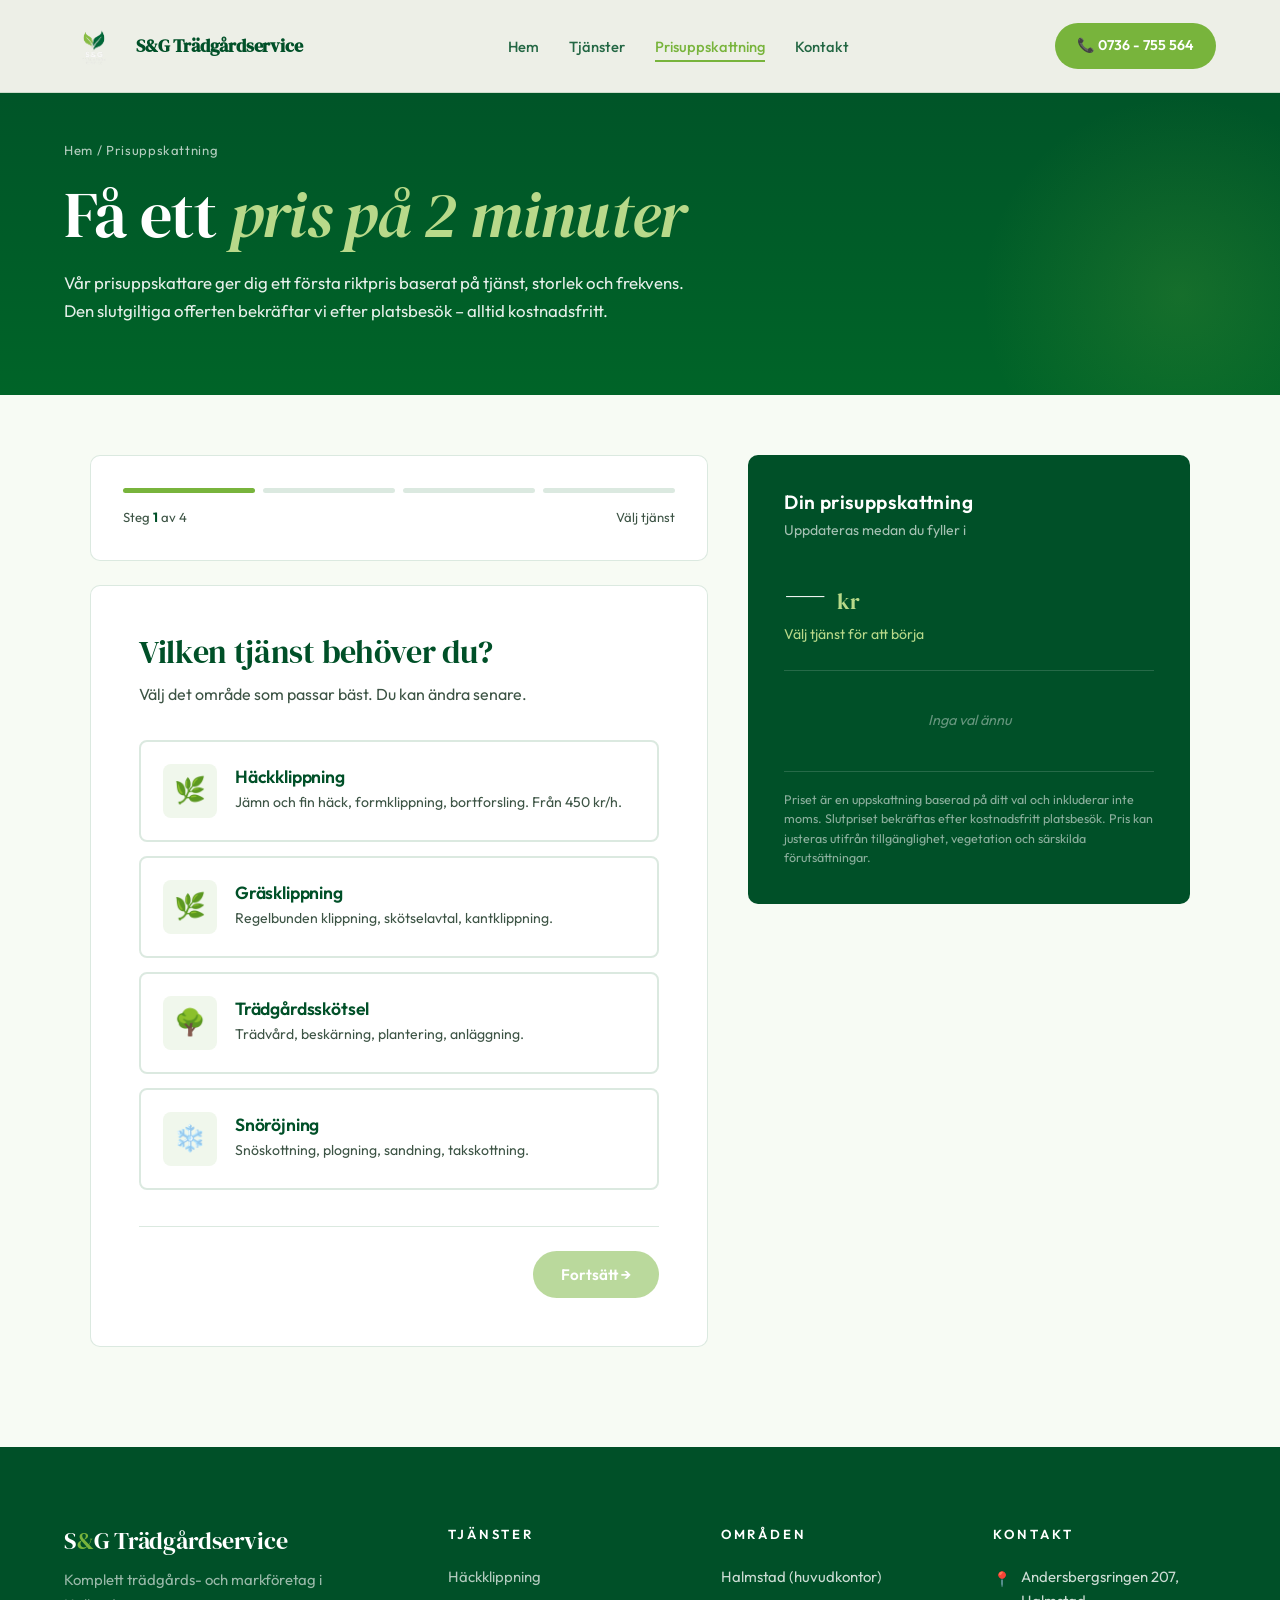
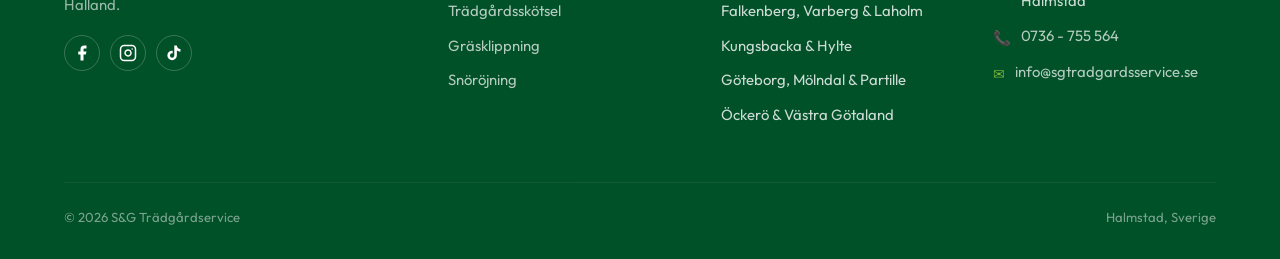
<file: offert.html>
<!DOCTYPE html>
<html lang="sv">
<head>
<meta charset="UTF-8" />
<meta name="viewport" content="width=device-width, initial-scale=1.0" />
<title>Prisuppskattning – S&G Trädgårdservice</title>
<meta name="description" content="Få en kostnadsfri prisuppskattning för trädgårdsskötsel, gräsklippning eller snöröjning på under 2 minuter." />
<link rel="preconnect" href="https://fonts.googleapis.com">
<link rel="preconnect" href="https://fonts.gstatic.com" crossorigin>
<link href="https://fonts.googleapis.com/css2?family=DM+Serif+Display:ital@0;1&family=Outfit:wght@300;400;500;600;700&display=swap" rel="stylesheet">
<link rel="stylesheet" href="styles.css">
<link rel="icon" type="image/png" href="S_G.png">
<style>
  .estimator{padding:60px 5vw 100px;background:var(--bone)}
  .estimator__inner{max-width:1100px;margin:0 auto;display:grid;grid-template-columns:1.4fr 1fr;gap:40px;align-items:start}

  /* PROGRESS */
  .progress{
    background:#fff;border:1px solid var(--border);border-radius:10px;
    padding:32px;margin-bottom:24px;
  }
  .progress__steps{display:flex;gap:8px;margin-bottom:0}
  .progress__step{flex:1;height:5px;border-radius:99px;background:var(--border);transition:background .4s}
  .progress__step.active{background:var(--rose)}
  .progress__step.done{background:var(--moss)}
  .progress__label{font-size:.82rem;color:var(--slate);margin-top:14px;display:flex;justify-content:space-between;align-items:center}
  .progress__label strong{color:var(--forest);font-family:'Outfit',sans-serif}

  /* CARD */
  .step-card{
    background:#fff;border:1px solid var(--border);border-radius:10px;
    padding:48px;
  }
  .step-card h2{font-size:clamp(1.6rem,2.5vw,2.2rem);margin-bottom:10px}
  .step-card>p{color:var(--slate);margin-bottom:32px}

  /* SERVICE CHOICE */
  .choice-grid{display:grid;gap:14px}
  .choice{
    border:2px solid var(--border);border-radius:8px;padding:22px;cursor:pointer;
    display:flex;gap:18px;align-items:center;
    transition:border-color .2s, background .2s;
  }
  .choice:hover{border-color:var(--rose);background:#fffafb}
  .choice.selected{border-color:var(--rose);background:#fffafb}
  .choice__icon{
    width:54px;height:54px;border-radius:8px;background:var(--cream);
    display:flex;align-items:center;justify-content:center;font-size:1.6rem;flex-shrink:0;
  }
  .choice.selected .choice__icon{background:var(--rose);color:#fff}
  .choice h4{font-size:1.1rem;color:var(--forest);margin-bottom:4px;font-family:'Outfit',sans-serif;font-weight:600}
  .choice p{font-size:.88rem;color:var(--slate);margin:0}

  /* FORM FIELDS */
  .field{margin-bottom:20px}
  .field label{display:block;font-size:.85rem;font-weight:600;color:var(--forest);margin-bottom:8px}
  .field input,.field select,.field textarea{
    width:100%;padding:13px 16px;border:1.5px solid var(--border);border-radius:6px;
    font-family:'Outfit',sans-serif;font-size:.96rem;color:var(--ink);background:var(--bone);
    transition:border-color .2s, background .2s;
  }
  .field input:focus,.field select:focus,.field textarea:focus{
    outline:none;border-color:var(--rose);background:#fff;
  }
  .field textarea{min-height:90px;resize:vertical}
  .field-row{display:grid;grid-template-columns:1fr 1fr;gap:14px}

  /* TOGGLE BUTTONS */
  .toggle-group{display:grid;grid-template-columns:repeat(auto-fit, minmax(140px,1fr));gap:10px}
  .toggle{
    padding:14px;border:1.5px solid var(--border);border-radius:6px;
    background:var(--bone);cursor:pointer;text-align:center;
    font-size:.93rem;color:var(--forest);font-weight:500;
    transition:border-color .2s, background .2s, color .2s;
  }
  .toggle:hover{border-color:var(--rose)}
  .toggle.selected{background:var(--rose);color:#fff;border-color:var(--rose)}
  .toggle small{display:block;font-size:.78rem;opacity:.7;margin-top:2px;font-weight:400}

  /* SIZE SLIDER */
  .slider-wrap{margin:24px 0}
  .slider-val{
    font-family:'DM Serif Display',serif;font-size:2.6rem;color:var(--forest);font-weight:500;
    text-align:center;margin-bottom:8px;line-height:1;
  }
  .slider-val small{font-size:1.1rem;color:var(--slate);font-weight:400}
  .slider-label{text-align:center;color:var(--slate);font-size:.88rem;margin-bottom:18px}
  input[type=range]{width:100%;accent-color:var(--rose)}
  .slider-ticks{display:flex;justify-content:space-between;font-size:.76rem;color:var(--slate);margin-top:4px}

  /* CHECKBOX EXTRAS */
  .extras{display:grid;gap:10px}
  .extra{
    display:flex;justify-content:space-between;align-items:center;
    padding:14px 18px;border:1.5px solid var(--border);border-radius:6px;
    background:var(--bone);cursor:pointer;transition:border-color .2s, background .2s;
  }
  .extra:hover{border-color:var(--rose)}
  .extra.selected{border-color:var(--rose);background:#fffafb}
  .extra__name{font-weight:500;color:var(--forest);font-size:.95rem}
  .extra__name small{display:block;font-size:.82rem;color:var(--slate);font-weight:400;margin-top:2px}
  .extra__check{
    width:22px;height:22px;border:2px solid var(--border);border-radius:5px;flex-shrink:0;
    display:flex;align-items:center;justify-content:center;color:#fff;background:#fff;
    transition:background .2s, border-color .2s;
  }
  .extra.selected .extra__check{background:var(--rose);border-color:var(--rose)}
  .extra.selected .extra__check::after{content:"✓";font-size:.85rem;font-weight:700}

  /* NAVIGATION */
  .step-nav{display:flex;justify-content:space-between;gap:12px;margin-top:36px;padding-top:24px;border-top:1px solid var(--border)}
  .btn--back{background:transparent;color:var(--slate);border:1.5px solid var(--border)}
  .btn--back:hover{background:var(--cream);color:var(--forest)}

  /* SIDEBAR — LIVE QUOTE */
  .quote-sidebar{
    position:sticky;top:100px;background:var(--forest);color:#fff;
    border-radius:10px;padding:36px;
  }
  .quote-sidebar h3{color:#fff;font-size:1.2rem;margin-bottom:6px;font-family:'Outfit',sans-serif;font-weight:600;letter-spacing:.02em}
  .quote-sidebar__sub{color:rgba(255,255,255,.65);font-size:.88rem;margin-bottom:24px}
  .quote__total{
    font-family:'DM Serif Display',serif;font-size:3.2rem;color:#fff;font-weight:500;line-height:1;margin-bottom:6px;
  }
  .quote__total small{font-size:1.4rem;color:var(--sage);font-weight:400}
  .quote__period{color:var(--sage);font-size:.88rem;margin-bottom:6px}
  .quote__range{color:rgba(255,255,255,.55);font-size:.82rem}
  .quote__line{height:1px;background:rgba(255,255,255,.15);margin:24px 0}
  .quote__items{list-style:none;font-size:.9rem}
  .quote__items li{
    display:flex;justify-content:space-between;padding:6px 0;
    color:rgba(255,255,255,.85);
  }
  .quote__items li.empty{color:rgba(255,255,255,.4);font-style:italic;text-align:center;display:block;padding:14px 0}
  .quote__items li span:last-child{color:#fff;font-weight:500}
  .quote__note{
    margin-top:24px;font-size:.78rem;color:rgba(255,255,255,.55);line-height:1.55;
    padding-top:18px;border-top:1px solid rgba(255,255,255,.15);
  }
  .rut{
    margin-top:18px;background:rgba(216,122,138,.15);border:1px solid rgba(216,122,138,.4);
    border-radius:6px;padding:14px 18px;font-size:.86rem;color:#fff;
  }
  .rut strong{color:var(--rose);display:block;margin-bottom:3px;font-size:.78rem;letter-spacing:.05em;text-transform:uppercase}

  /* SUMMARY (final) */
  .summary-box{background:var(--cream);border-radius:8px;padding:24px;margin-bottom:24px}
  .summary-box h4{font-family:'Outfit',sans-serif;font-size:.82rem;letter-spacing:.18em;text-transform:uppercase;color:var(--moss);margin-bottom:12px;font-weight:600}
  .summary-box ul{list-style:none}
  .summary-box li{padding:6px 0;display:flex;justify-content:space-between;font-size:.93rem;color:var(--slate);border-bottom:1px solid var(--border)}
  .summary-box li:last-child{border-bottom:none}
  .summary-box li strong{color:var(--forest);font-weight:600}

  /* SUCCESS */
  .success{
    background:#fff;border:1px solid var(--border);border-radius:10px;padding:60px 40px;text-align:center;
  }
  .success__icon{
    width:80px;height:80px;border-radius:50%;background:var(--moss);
    display:flex;align-items:center;justify-content:center;margin:0 auto 24px;
    color:#fff;font-size:2.4rem;
  }
  .success h2{font-size:2rem;margin-bottom:14px}
  .success p{color:var(--slate);margin-bottom:8px}
  .success__price{
    font-family:'DM Serif Display',serif;font-size:2.6rem;color:var(--forest);font-weight:500;
    margin:24px 0;
  }
  .success__buttons{display:flex;gap:12px;justify-content:center;flex-wrap:wrap;margin-top:30px}

  @media (max-width:960px){
    .estimator__inner{grid-template-columns:1fr}
    .quote-sidebar{position:static;order:-1}
    .step-card{padding:30px}
    .field-row{grid-template-columns:1fr}
  }
</style>
</head>
<body>

<nav class="nav" id="nav">
  <a href="index.html" class="nav__logo">
    <img src="S_G.png" style="height:60px;width:auto">
    <span class="nav__logo-text">S&G Trädgårdservice</span>
  </a>
  <ul class="nav__menu">
    <li><a href="index.html">Hem</a></li>
    <li><a href="tjanster.html">Tjänster</a></li>
    <li><a href="offert.html" class="active">Prisuppskattning</a></li>
    <li><a href="kontakt.html">Kontakt</a></li>
  </ul>
  <a href="tel:0736755564" class="nav__cta">📞 0736 - 755 564</a>
  <button class="nav__burger" id="burger" aria-label="Öppna meny"><span></span><span></span><span></span></button>
</nav>
<div class="nav__mobile" id="mobileMenu">
  <a href="index.html">Hem</a><a href="tjanster.html">Tjänster</a>
  <a href="offert.html">Prisuppskattning</a><a href="kontakt.html">Kontakt</a>
  <a href="tel:0736755564" class="cta">Ring 0736 - 755 564</a>
</div>

<header class="page-header">
  <div class="page-header__inner">
    <div class="page-header__crumbs"><a href="index.html">Hem</a> / Prisuppskattning</div>
    <h1>Få ett <em>pris på 2 minuter</em></h1>
    <p class="page-header__sub">Vår prisuppskattare ger dig ett första riktpris baserat på tjänst, storlek och frekvens. Den slutgiltiga offerten bekräftar vi efter platsbesök – alltid kostnadsfritt.</p>
  </div>
</header>

<section class="estimator">
  <div class="estimator__inner">

    <!-- LEFT: stepped form -->
    <div>
      <div class="progress">
        <div class="progress__steps">
          <div class="progress__step active" data-step="1"></div>
          <div class="progress__step" data-step="2"></div>
          <div class="progress__step" data-step="3"></div>
          <div class="progress__step" data-step="4"></div>
        </div>
        <div class="progress__label">
          <span>Steg <strong id="stepNum">1</strong> av 4</span>
          <span id="stepName">Välj tjänst</span>
        </div>
      </div>

      <!-- STEP 1: Service -->
      <div class="step-card" id="step1">
        <h2>Vilken tjänst behöver du?</h2>
        <p>Välj det område som passar bäst. Du kan ändra senare.</p>

        <div class="choice-grid">
          <div class="choice" data-service="hackklippning">
            <div class="choice__icon">🌿</div>
            <div>
              <h4>Häckklippning</h4>
              <p>Jämn och fin häck, formklippning, bortforsling. Från 450 kr/h.</p>
            </div>
          </div>
          <div class="choice" data-service="grasklippning">
            <div class="choice__icon">🌿</div>
            <div>
              <h4>Gräsklippning</h4>
              <p>Regelbunden klippning, skötselavtal, kantklippning.</p>
            </div>
          </div>
          <div class="choice" data-service="tradgardsskotsel">
            <div class="choice__icon">🌳</div>
            <div>
              <h4>Trädgårdsskötsel</h4>
              <p>Trädvård, beskärning, plantering, anläggning.</p>
            </div>
          </div>
          <div class="choice" data-service="snorojning">
            <div class="choice__icon">❄️</div>
            <div>
              <h4>Snöröjning</h4>
              <p>Snöskottning, plogning, sandning, takskottning.</p>
            </div>
          </div>
        </div>

        <div class="step-nav">
          <span></span>
          <button class="btn btn--primary" onclick="goto(2)" id="next1" disabled style="opacity:.5">Fortsätt →</button>
        </div>
      </div>

      <!-- STEP 2: Size / Scope -->
      <div class="step-card" id="step2" style="display:none">
        <h2 id="step2Title">Hur stor är ytan?</h2>
        <p id="step2Sub">Ange ungefärlig storlek – exakta mått tar vi vid platsbesök.</p>

        <div class="slider-wrap">
          <div class="slider-val"><span id="sizeVal">200</span><small id="sizeUnit"> kvm</small></div>
          <div class="slider-label" id="sizeLabel">Mellanstor villatomt</div>
          <input type="range" id="sizeRange" min="20" max="3000" value="200" step="10">
          <div class="slider-ticks">
            <span>20 kvm</span>
            <span>1 000 kvm</span>
            <span>3 000+ kvm</span>
          </div>
        </div>

        <div class="field" id="frequencyField">
          <label>Hur ofta?</label>
          <div class="toggle-group" id="frequencyToggles">
            <!-- filled by JS -->
          </div>
        </div>

        <div class="step-nav">
          <button class="btn btn--back" onclick="goto(1)">← Tillbaka</button>
          <button class="btn btn--primary" onclick="goto(3)">Fortsätt →</button>
        </div>
      </div>

      <!-- STEP 3: Extras -->
      <div class="step-card" id="step3" style="display:none">
        <h2>Vill du lägga till något?</h2>
        <p>Välj tilläggstjänster som ofta kombineras med din valda tjänst.</p>

        <div class="extras" id="extrasList">
          <!-- filled by JS -->
        </div>

        <div class="step-nav">
          <button class="btn btn--back" onclick="goto(2)">← Tillbaka</button>
          <button class="btn btn--primary" onclick="goto(4)">Fortsätt →</button>
        </div>
      </div>

      <!-- STEP 4: Contact -->
      <div class="step-card" id="step4" style="display:none">
        <h2>Vart skickar vi offerten?</h2>
        <p>Vi behöver några kontaktuppgifter för att kunna skicka en bekräftad offert och boka in ett kostnadsfritt platsbesök.</p>

        <div class="summary-box">
          <h4>Sammanfattning</h4>
          <ul id="summaryList"></ul>
        </div>

        <form onsubmit="return submitQuote(event)">
          <div class="field-row">
            <div class="field">
              <label for="qName">Namn *</label>
              <input id="qName" type="text" required placeholder="För- och efternamn">
            </div>
            <div class="field">
              <label for="qPhone">Telefon *</label>
              <input id="qPhone" type="tel" required placeholder="0700 - 000 000">
            </div>
          </div>
          <div class="field">
            <label for="qEmail">E-post *</label>
            <input id="qEmail" type="email" required placeholder="namn@exempel.se">
          </div>
          <div class="field">
            <label for="qAddress">Adress där tjänsten ska utföras *</label>
            <input id="qAddress" type="text" required placeholder="Gatuadress, postnummer, ort">
          </div>
          <div class="field">
            <label for="qNotes">Övrig information (valfritt)</label>
            <textarea id="qNotes" placeholder="Önskat startdatum, särskilda förutsättningar, bilder kan skickas till info@sgtradgardsservice.se..."></textarea>
          </div>

          <div class="step-nav">
            <button type="button" class="btn btn--back" onclick="goto(3)">← Tillbaka</button>
            <button type="submit" class="btn btn--primary">Skicka offertförfrågan →</button>
          </div>
        </form>
      </div>

      <!-- SUCCESS -->
      <div class="success" id="successCard" style="display:none">
        <div class="success__icon">✓</div>
        <h2>Tack för din förfrågan!</h2>
        <p>Vi har tagit emot din prisuppskattning och kontaktar dig inom <strong>24 timmar</strong> på vardagar.</p>
        <div class="success__price"><span id="finalPrice">0</span> kr <span style="font-size:1rem;color:var(--slate)">/<span id="finalPeriod">period</span></span></div>
        <p style="font-size:.88rem;color:var(--slate);max-width:480px;margin:0 auto">
          Detta är en preliminär uppskattning. Den slutgiltiga offerten bekräftar vi efter kostnadsfritt platsbesök. Priset inkluderar inte moms (25%).
        </p>
        <div class="success__buttons">
          <a href="tel:0736755564" class="btn btn--primary">📞 Ring oss direkt</a>
          <a href="index.html" class="btn btn--outline">Tillbaka till start</a>
        </div>
      </div>

    </div>

    <!-- RIGHT: live quote sidebar -->
    <aside class="quote-sidebar">
      <h3>Din prisuppskattning</h3>
      <p class="quote-sidebar__sub">Uppdateras medan du fyller i</p>

      <div class="quote__total"><span id="priceTotal">—</span> <small id="priceUnit">kr</small></div>
      <div class="quote__period" id="pricePeriod">Välj tjänst för att börja</div>
      <div class="quote__range" id="priceRange"></div>

      <div class="quote__line"></div>

      <ul class="quote__items" id="quoteItems">
        <li class="empty">Inga val ännu</li>
      </ul>

      <div class="rut" id="rutBox" style="display:none">
        <strong>RUT-avdrag</strong>
        Som privatperson kan du dra av 50% på arbetskostnaden direkt på fakturan (max 75 000 kr/år).
      </div>

      <div class="quote__note">
        Priset är en uppskattning baserad på ditt val och inkluderar inte moms. Slutpriset bekräftas efter kostnadsfritt platsbesök. Pris kan justeras utifrån tillgänglighet, vegetation och särskilda förutsättningar.
      </div>
    </aside>

  </div>
</section>

<footer>
  <div class="footer__grid">
    <div class="footer__brand">
      <h3>S<span>&</span>G Trädgårdservice</h3>
      <p>Komplett trädgårds- och markföretag i Halland.</p>
      <div class="footer__social">
        <a href="https://www.facebook.com/61559721701689/mentions/" aria-label="Facebook" target="_blank" rel="noopener">
          <svg width="18" height="18" viewBox="0 0 24 24" fill="currentColor"><path d="M18 2h-3a5 5 0 0 0-5 5v3H7v4h3v8h4v-8h3l1-4h-4V7a1 1 0 0 1 1-1h3z"/></svg>
        </a>
        <a href="https://www.instagram.com/sg_tradgardsservice/" aria-label="Instagram" target="_blank" rel="noopener">
          <svg width="18" height="18" viewBox="0 0 24 24" fill="none" stroke="currentColor" stroke-width="2" stroke-linecap="round" stroke-linejoin="round"><rect x="2" y="2" width="20" height="20" rx="5" ry="5"/><path d="M16 11.37A4 4 0 1 1 12.63 8 4 4 0 0 1 16 11.37z"/><line x1="17.5" y1="6.5" x2="17.51" y2="6.5"/></svg>
        </a>
        <a href="https://www.tiktok.com/@sgtradgardsservice" aria-label="TikTok" target="_blank" rel="noopener">
          <svg width="18" height="18" viewBox="0 0 24 24" fill="currentColor"><path d="M19.59 6.69a4.83 4.83 0 0 1-3.77-4.25V2h-3.45v13.67a2.89 2.89 0 0 1-2.88 2.5 2.89 2.89 0 0 1-2.89-2.89 2.89 2.89 0 0 1 2.89-2.89c.28 0 .54.04.79.1V9.01a6.33 6.33 0 0 0-.79-.05 6.34 6.34 0 0 0-6.34 6.34 6.34 6.34 0 0 0 6.34 6.34 6.34 6.34 0 0 0 6.33-6.34V8.69a8.18 8.18 0 0 0 4.78 1.52V6.75a4.85 4.85 0 0 1-1.01-.06z"/></svg>
        </a>
      </div>
    </div>
    <div class="footer__col">
      <h4>Tjänster</h4>
      <ul>
        <li><a href="hackklippning.html">Häckklippning</a></li>
        <li><a href="tradgardsskotsel.html">Trädgårdsskötsel</a></li>
        <li><a href="grasklippning.html">Gräsklippning</a></li>
        <li><a href="snorojning.html">Snöröjning</a></li>
      </ul>
    </div>
    <div class="footer__col">
      <h4>Områden</h4>
      <ul>
        <li>Halmstad (huvudkontor)</li>
        <li>Falkenberg, Varberg &amp; Laholm</li>
        <li>Kungsbacka &amp; Hylte</li>
        <li>Göteborg, Mölndal &amp; Partille</li>
        <li>Öckerö &amp; Västra Götaland</li>
      </ul>
    </div>
    <div class="footer__col footer__contact">
      <h4>Kontakt</h4>
      <ul>
        <li><span class="icon">📍</span> Andersbergsringen 207, Halmstad</li>
        <li><span class="icon">📞</span> <a href="tel:0736755564">0736 - 755 564</a></li>
        <li><span class="icon">✉</span> <a href="mailto:info@sgtradgardsservice.se">info@sgtradgardsservice.se</a></li>
      </ul>
    </div>
  </div>
  <div class="footer__bottom"><div>© 2026 S&G Trädgårdservice</div><div>Halmstad, Sverige</div></div>
</footer>

<script>
/* =========================================
   PRICING ENGINE
   All prices are estimates in SEK ex VAT.
   ========================================= */
const SERVICES = {
  hackklippning: {
    name: 'Häckklippning',
    icon: '🌿',
    sizeUnit: 'löpmeter',
    sizeMin: 5, sizeMax: 200, sizeDefault: 30,
    sizeLabels: [
      {max:10,  label:'Kort häck'},
      {max:30,  label:'Mellanlång häck'},
      {max:80,  label:'Längre häck'},
      {max:150, label:'Stor fastighet'},
      {max:9999,label:'Kommersiell anläggning'}
    ],
    base: 450,
    perSqm: 8,
    frequencies: [
      {id:'once', label:'Engångsbesök', sub:'En klippning', visitsPerYear:1, mult:1.0},
      {id:'twice', label:'2 gånger/säsong', sub:'Vår + sommar', visitsPerYear:2, mult:0.95},
      {id:'three', label:'3 gånger/säsong', sub:'Regelbunden skötsel', visitsPerYear:3, mult:0.90}
    ],
    defaultFreq: 'once',
    period: 'per säsong',
    extras: [
      {id:'bort', label:'Bortforsling av klipp', sub:'Vi tar med materialet', price:200, perVisit:true},
      {id:'form', label:'Formklippning', sub:'Precision & detalj', price:300, perVisit:true}
    ]
  },
  grasklippning: {
    name: 'Gräsklippning',
    icon: '🌿',
    sizeUnit: 'kvm',
    sizeMin: 20, sizeMax: 3000, sizeDefault: 200,
    sizeLabels: [
      {max:60,  label:'Mindre villatomt'},
      {max:200, label:'Mellanstor villatomt'},
      {max:600, label:'Större villatomt'},
      {max:1500,label:'BRF / större grönyta'},
      {max:9999,label:'Fastighet / kommersiell yta'}
    ],
    // Base per visit in kr ex moms: setup cost + per-kvm
    base: 450,     // travel + setup
    perSqm: 1.8,   // kr per kvm
    frequencies: [
      {id:'once', label:'Engångsbesök', sub:'En klippning', visitsPerYear:1, mult:1.0},
      {id:'biweek', label:'Varannan vecka', sub:'~12 klippningar/säsong', visitsPerYear:12, mult:0.88},
      {id:'weekly', label:'Varje vecka', sub:'~22 klippningar/säsong', visitsPerYear:22, mult:0.82},
      {id:'monthly', label:'Månadsvis', sub:'~6 klippningar/säsong', visitsPerYear:6, mult:0.95}
    ],
    defaultFreq: 'biweek',
    period: 'per säsong',
    extras: [
      {id:'kant', label:'Kantklippning', sub:'Trimning av kanter', price:250, perVisit:true},
      {id:'gods', label:'Gödsling 2x/säsong', sub:'Vår + höst', price:1200, perVisit:false},
      {id:'vert', label:'Vertikalskärning', sub:'Borttagning av mossa', price:1800, perVisit:false},
      {id:'bort', label:'Bortforsling av gräs', sub:'Vi tar med gräset', price:150, perVisit:true}
    ]
  },
  tradgardsskotsel: {
    name: 'Trädgårdsskötsel',
    icon: '🌳',
    sizeUnit: 'timmar',
    sizeMin: 2, sizeMax: 80, sizeDefault: 8,
    sizeLabels: [
      {max:4,  label:'Mindre uppdrag'},
      {max:10, label:'Standarduppdrag'},
      {max:25, label:'Större projekt'},
      {max:50, label:'Omfattande projekt'},
      {max:9999,label:'Större anläggning'}
    ],
    base: 650,
    perSqm: 595, // kr/timme
    frequencies: [
      {id:'engang', label:'Engångsuppdrag', sub:'Enskild insats', visitsPerYear:1, mult:1.0},
      {id:'sasong', label:'Vår + höst', sub:'2 tillfällen/år', visitsPerYear:2, mult:0.95},
      {id:'lopande', label:'Löpande skötsel', sub:'4-6 ggr/år', visitsPerYear:5, mult:0.88}
    ],
    defaultFreq: 'engang',
    period: 'totalt',
    extras: [
      {id:'tradf', label:'Trädfällning', sub:'Per träd, inkl. bortforsling', price:2800, perVisit:false},
      {id:'stubb', label:'Stubbfräsning', sub:'Borttagning av stubbe', price:1500, perVisit:false},
      {id:'platt', label:'Plattläggning (per kvm)', sub:'Granit/skiffer/betong', price:1850, perVisit:false},
      {id:'plant', label:'Plantering av växter', sub:'Inkl. jord & gödsel', price:1200, perVisit:false},
      {id:'dran', label:'Dränering', sub:'Bedöms vid besök', price:6500, perVisit:false}
    ]
  },
  snorojning: {
    name: 'Snöröjning',
    icon: '❄️',
    sizeUnit: 'kvm',
    sizeMin: 30, sizeMax: 5000, sizeDefault: 300,
    sizeLabels: [
      {max:80,  label:'Garageuppfart / mindre yta'},
      {max:300, label:'Villaområde / mindre BRF'},
      {max:1000,label:'BRF / parkering'},
      {max:3000,label:'Större fastighet'},
      {max:9999,label:'Kommersiell anläggning'}
    ],
    base: 380,
    perSqm: 0.9,
    frequencies: [
      {id:'akut', label:'Akut / engångs', sub:'Vid behov', visitsPerYear:1, mult:1.25},
      {id:'avtal', label:'Säsongsavtal', sub:'Vid varje snöfall', visitsPerYear:18, mult:0.85},
      {id:'jour', label:'24/7 jour', sub:'Hela vintersäsongen', visitsPerYear:22, mult:1.0}
    ],
    defaultFreq: 'avtal',
    period: 'per säsong',
    extras: [
      {id:'sand', label:'Sandning vid varje besök', sub:'Halkbekämpning', price:120, perVisit:true},
      {id:'tak',  label:'Takskottning', sub:'Per uppdrag, bedöms vid besök', price:4500, perVisit:false},
      {id:'istap',label:'Istappborttagning', sub:'Per uppdrag', price:1800, perVisit:false},
      {id:'salt', label:'Saltning', sub:'Vid kraftig halka', price:90, perVisit:true}
    ]
  }
};

let state = {
  step:1,
  service:null,
  size:0,
  frequency:null,
  extras:[]
};

/* ============ Navigation ============ */
function goto(n){
  // validation
  if(n>1 && !state.service) return;
  state.step=n;
  for(let i=1;i<=4;i++){
    document.getElementById('step'+i).style.display = (i===n?'block':'none');
  }
  document.getElementById('successCard').style.display='none';

  // progress
  document.querySelectorAll('.progress__step').forEach(el=>{
    const s=parseInt(el.dataset.step);
    el.classList.remove('active','done');
    if(s<n) el.classList.add('done');
    if(s===n) el.classList.add('active');
  });
  document.getElementById('stepNum').textContent=n;
  const names=['Välj tjänst','Storlek & frekvens','Tillägg','Kontakt'];
  document.getElementById('stepName').textContent=names[n-1];

  if(n===2) renderStep2();
  if(n===3) renderStep3();
  if(n===4) renderSummary();
  window.scrollTo({top:0,behavior:'smooth'});
}

/* ============ Step 1: choose service ============ */
document.querySelectorAll('.choice').forEach(el=>{
  el.addEventListener('click',()=>{
    document.querySelectorAll('.choice').forEach(c=>c.classList.remove('selected'));
    el.classList.add('selected');
    state.service=el.dataset.service;
    state.size = SERVICES[state.service].sizeDefault;
    state.frequency = SERVICES[state.service].defaultFreq;
    state.extras=[];
    const btn=document.getElementById('next1');
    btn.disabled=false; btn.style.opacity=1;
    updateQuote();
  });
});

// pre-select if ?service= in URL
const params=new URLSearchParams(location.search);
if(params.get('service')){
  const el=document.querySelector(`.choice[data-service="${params.get('service')}"]`);
  if(el) el.click();
}

/* ============ Step 2 ============ */
function renderStep2(){
  const cfg=SERVICES[state.service];
  document.getElementById('step2Title').textContent = cfg.sizeUnit==='timmar'
    ? 'Hur omfattande är uppdraget?'
    : 'Hur stor är ytan?';
  document.getElementById('step2Sub').textContent = cfg.sizeUnit==='timmar'
    ? 'Uppskatta hur många timmars arbete som behövs.'
    : 'Ange ungefärlig yta som ska skötas.';

  const range=document.getElementById('sizeRange');
  range.min=cfg.sizeMin; range.max=cfg.sizeMax; range.value=state.size;
  document.getElementById('sizeUnit').textContent=' '+cfg.sizeUnit;
  updateSizeDisplay();

  range.oninput=()=>{
    state.size=parseInt(range.value);
    updateSizeDisplay();
    updateQuote();
  };

  // frequency
  const ft=document.getElementById('frequencyToggles');
  ft.innerHTML='';
  cfg.frequencies.forEach(f=>{
    const div=document.createElement('div');
    div.className='toggle'+(state.frequency===f.id?' selected':'');
    div.innerHTML=`${f.label}<small>${f.sub}</small>`;
    div.onclick=()=>{
      state.frequency=f.id;
      ft.querySelectorAll('.toggle').forEach(t=>t.classList.remove('selected'));
      div.classList.add('selected');
      updateQuote();
    };
    ft.appendChild(div);
  });
}
function updateSizeDisplay(){
  const cfg=SERVICES[state.service];
  document.getElementById('sizeVal').textContent=state.size;
  for(const l of cfg.sizeLabels){
    if(state.size<=l.max){document.getElementById('sizeLabel').textContent=l.label;break}
  }
}

/* ============ Step 3 ============ */
function renderStep3(){
  const cfg=SERVICES[state.service];
  const list=document.getElementById('extrasList');
  list.innerHTML='';
  cfg.extras.forEach(ex=>{
    const div=document.createElement('div');
    div.className='extra'+(state.extras.includes(ex.id)?' selected':'');
    div.innerHTML=`
      <div class="extra__name">${ex.label}<small>${ex.sub}</small></div>
      <div class="extra__check"></div>
    `;
    div.onclick=()=>{
      if(state.extras.includes(ex.id)){state.extras=state.extras.filter(x=>x!==ex.id)}
      else state.extras.push(ex.id);
      div.classList.toggle('selected');
      updateQuote();
    };
    list.appendChild(div);
  });
}

/* ============ Step 4 summary ============ */
function renderSummary(){
  const cfg=SERVICES[state.service];
  const freq=cfg.frequencies.find(f=>f.id===state.frequency);
  const ul=document.getElementById('summaryList');
  const exs=state.extras.map(id=>cfg.extras.find(e=>e.id===id).label).join(', ')||'Inga';
  ul.innerHTML=`
    <li><span>Tjänst</span><strong>${cfg.name}</strong></li>
    <li><span>Storlek</span><strong>${state.size} ${cfg.sizeUnit}</strong></li>
    <li><span>Frekvens</span><strong>${freq?freq.label:'-'}</strong></li>
    <li><span>Tillägg</span><strong>${exs}</strong></li>
    <li><span>Uppskattat pris</span><strong>${calcPrice().total.toLocaleString('sv-SE')} kr / ${cfg.period.replace('per ','')}</strong></li>
  `;
}

/* ============ PRICE CALCULATION ============ */
function calcPrice(){
  if(!state.service||!state.frequency) return {total:0,perVisit:0,visits:0};
  const cfg=SERVICES[state.service];
  const freq=cfg.frequencies.find(f=>f.id===state.frequency);

  // per-visit cost
  let perVisit = cfg.base + (cfg.perSqm * state.size);
  perVisit = perVisit * freq.mult;

  // extras per-visit
  let extrasPerVisit=0, extrasFixed=0;
  state.extras.forEach(id=>{
    const ex=cfg.extras.find(e=>e.id===id);
    if(ex.perVisit) extrasPerVisit += ex.price;
    else extrasFixed += ex.price;
  });

  const visits = freq.visitsPerYear;
  let total = (perVisit + extrasPerVisit) * visits + extrasFixed;

  return {
    total: Math.round(total/10)*10,
    perVisit: Math.round(perVisit),
    visits: visits,
    extrasFixed: extrasFixed
  };
}

/* ============ Update sidebar live ============ */
function updateQuote(){
  if(!state.service){
    document.getElementById('priceTotal').textContent='—';
    document.getElementById('priceUnit').textContent='kr';
    document.getElementById('pricePeriod').textContent='Välj tjänst för att börja';
    document.getElementById('priceRange').textContent='';
    document.getElementById('quoteItems').innerHTML='<li class="empty">Inga val ännu</li>';
    document.getElementById('rutBox').style.display='none';
    return;
  }
  const cfg=SERVICES[state.service];
  const p=calcPrice();
  const low=Math.round(p.total*0.85/10)*10;
  const high=Math.round(p.total*1.15/10)*10;

  document.getElementById('priceTotal').textContent=p.total.toLocaleString('sv-SE');
  document.getElementById('priceUnit').textContent='kr';
  document.getElementById('pricePeriod').textContent=cfg.period;
  document.getElementById('priceRange').textContent=`Intervall: ${low.toLocaleString('sv-SE')} – ${high.toLocaleString('sv-SE')} kr`;

  const items=[];
  items.push(`<li><span>${cfg.name}</span><span>${state.size} ${cfg.sizeUnit}</span></li>`);
  const freq=cfg.frequencies.find(f=>f.id===state.frequency);
  if(freq) items.push(`<li><span>Frekvens</span><span>${freq.label}</span></li>`);
  if(p.visits>1) items.push(`<li><span>Besök/säsong</span><span>${p.visits} st</span></li>`);
  items.push(`<li><span>Per besök</span><span>~${p.perVisit.toLocaleString('sv-SE')} kr</span></li>`);
  state.extras.forEach(id=>{
    const ex=cfg.extras.find(e=>e.id===id);
    items.push(`<li><span>+ ${ex.label}</span><span>${ex.price.toLocaleString('sv-SE')} kr</span></li>`);
  });
  document.getElementById('quoteItems').innerHTML=items.join('');
  document.getElementById('rutBox').style.display='block';
}

/* ============ Submit ============ */
function submitQuote(e){
  e.preventDefault();
  const p=calcPrice();
  const cfg=SERVICES[state.service];
  document.getElementById('finalPrice').textContent=p.total.toLocaleString('sv-SE');
  document.getElementById('finalPeriod').textContent=cfg.period.replace('per ','');
  document.getElementById('step4').style.display='none';
  document.getElementById('successCard').style.display='block';
  window.scrollTo({top:0,behavior:'smooth'});
  return false;
}

/* ============ Burger menu ============ */
const burger=document.getElementById('burger');
const mobile=document.getElementById('mobileMenu');
burger.addEventListener('click',()=>mobile.classList.toggle('open'));
mobile.querySelectorAll('a').forEach(a=>a.addEventListener('click',()=>mobile.classList.remove('open')));
</script>

</body>
</html>
</file>
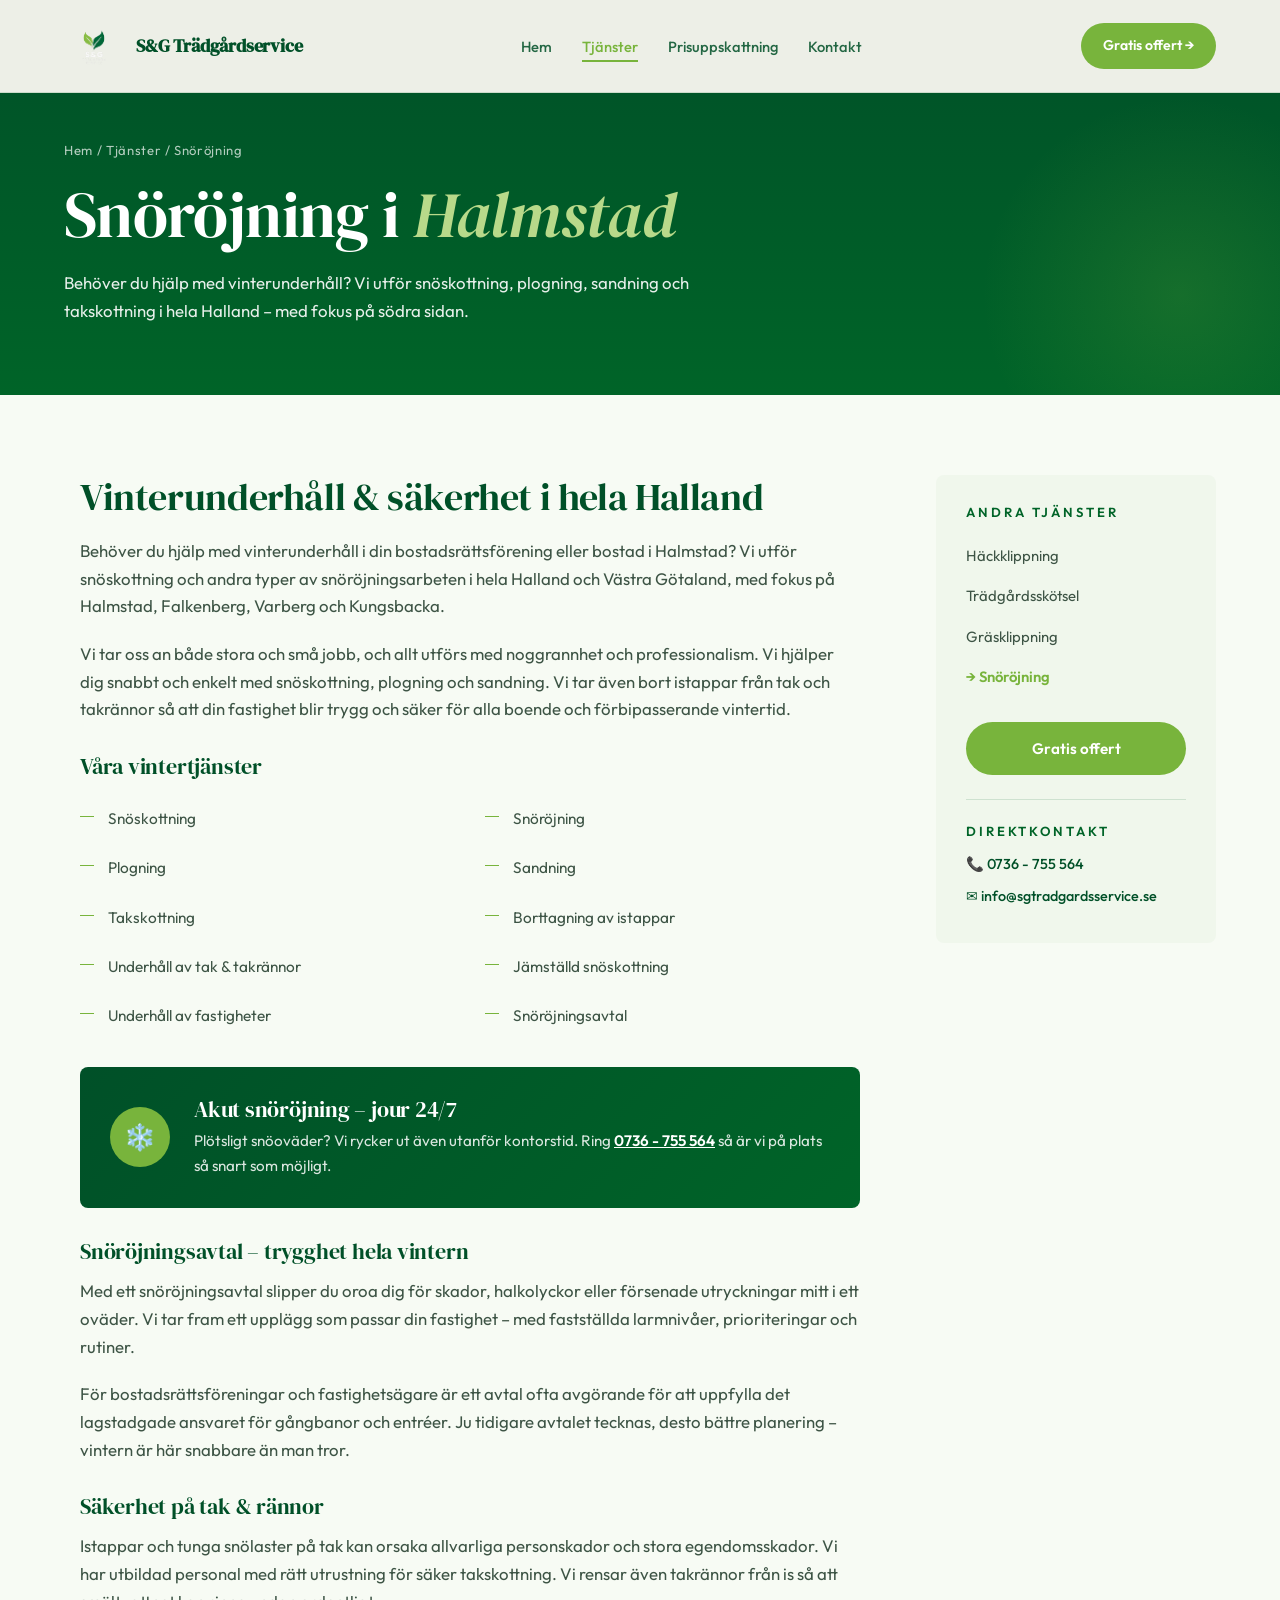
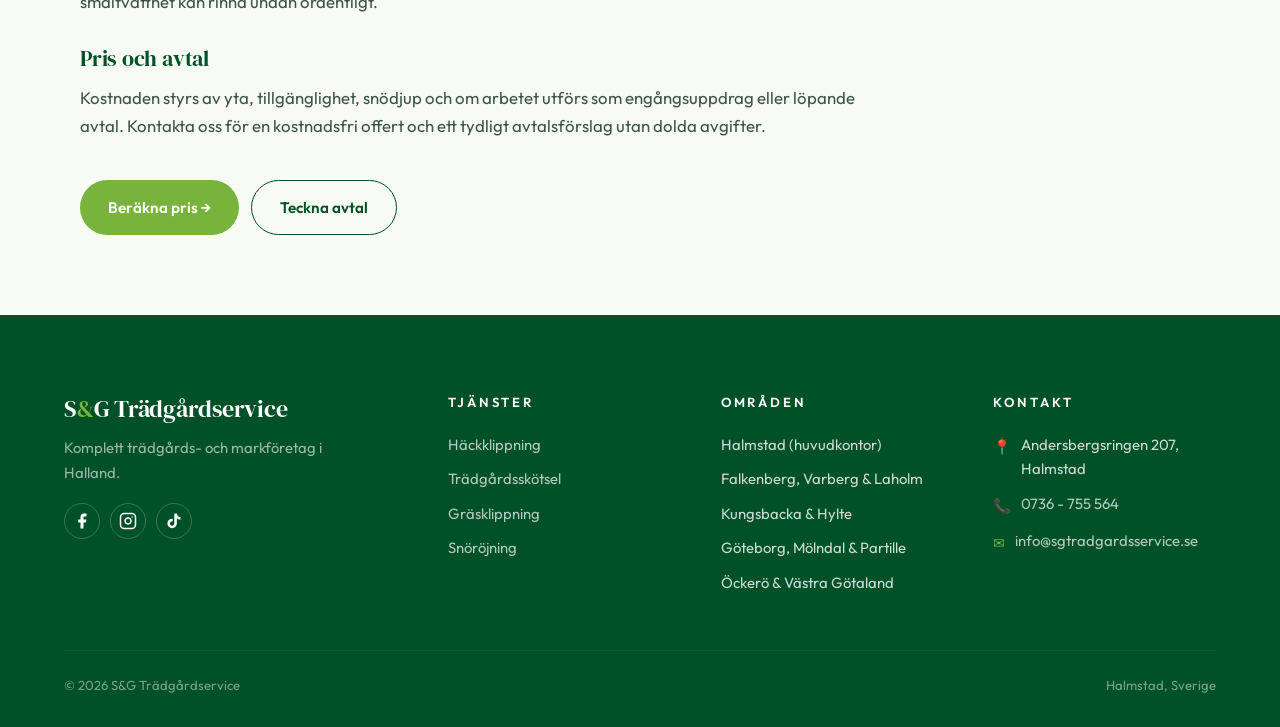
<file: snorojning.html>
<!DOCTYPE html>
<html lang="sv">
<head>
<meta charset="UTF-8" />
<meta name="viewport" content="width=device-width, initial-scale=1.0" />
<title>Snöröjning i Halland – S&G Trädgårdservice</title>
<meta name="description" content="Snöskottning, plogning, sandning och takskottning i Halland. Snöröjningsavtal för BRF, företag och privatpersoner. Akut snöröjning 24/7." />
<link rel="preconnect" href="https://fonts.googleapis.com">
<link rel="preconnect" href="https://fonts.gstatic.com" crossorigin>
<link href="https://fonts.googleapis.com/css2?family=DM+Serif+Display:ital@0;1&family=Outfit:wght@300;400;500;600;700&display=swap" rel="stylesheet">
<link rel="stylesheet" href="styles.css">
<link rel="icon" type="image/png" href="S_G.png">
<style>
  .service-detail{padding:80px 5vw}
  .service-detail__grid{
    max-width:1200px;margin:0 auto;
    display:grid;grid-template-columns:1fr 280px;gap:60px;align-items:start;
  }
  .sidebar{position:sticky;top:100px;background:var(--cream);border-radius:8px;padding:30px}
  .sidebar h4{font-family:'Outfit',sans-serif;font-size:.82rem;letter-spacing:.22em;text-transform:uppercase;color:var(--moss);margin-bottom:16px;font-weight:600}
  .sidebar__nav{list-style:none}
  .sidebar__nav li{padding:8px 0;font-size:.93rem}
  .sidebar__nav a{color:var(--slate);text-decoration:none;display:flex;align-items:center;gap:8px}
  .sidebar__nav a:hover{color:var(--rose)}
  .sidebar__nav .current{color:var(--rose);font-weight:600}
  .sidebar__contact{margin-top:24px;padding-top:24px;border-top:1px solid var(--border);font-size:.9rem}
  .sidebar__contact a{color:var(--forest);text-decoration:none;display:block;padding:4px 0;font-weight:500}
  .sidebar__contact a:hover{color:var(--rose)}

  .work-grid{display:grid;grid-template-columns:1fr 1fr;gap:8px 30px;margin:18px 0 28px;list-style:none}
  .work-grid li{padding:10px 0 10px 28px;position:relative;color:var(--slate);font-size:.96rem}
  .work-grid li::before{content:"";position:absolute;left:0;top:18px;width:14px;height:1px;background:var(--rose)}

  .urgent-banner{
    background:linear-gradient(135deg,var(--forest),var(--moss));
    color:#fff;padding:30px;border-radius:8px;margin:30px 0;
    display:flex;align-items:center;gap:24px;
  }
  .urgent-banner__icon{
    width:60px;height:60px;border-radius:50%;background:var(--rose);
    display:flex;align-items:center;justify-content:center;font-size:1.6rem;flex-shrink:0;
  }
  .urgent-banner h4{font-family:'DM Serif Display',serif;color:#fff;font-size:1.4rem;margin-bottom:6px}
  .urgent-banner p{color:rgba(255,255,255,.85);margin:0;font-size:.95rem}
  .urgent-banner a{color:#fff;font-weight:600}

  @media (max-width:900px){
    .service-detail__grid{grid-template-columns:1fr}
    .sidebar{position:static}
    .work-grid{grid-template-columns:1fr}
    .urgent-banner{flex-direction:column;text-align:center}
  }
</style>
</head>
<body>

<nav class="nav" id="nav">
  <a href="index.html" class="nav__logo">
    <img src="S_G.png" style="height:60px;width:auto">
    <span class="nav__logo-text">S&G Trädgårdservice</span>
  </a>
  <ul class="nav__menu">
    <li><a href="index.html">Hem</a></li>
    <li><a href="tjanster.html" class="active">Tjänster</a></li>
    <li><a href="offert.html">Prisuppskattning</a></li>
    <li><a href="kontakt.html">Kontakt</a></li>
  </ul>
  <a href="offert.html" class="nav__cta">Gratis offert →</a>
  <button class="nav__burger" id="burger" aria-label="Öppna meny"><span></span><span></span><span></span></button>
</nav>
<div class="nav__mobile" id="mobileMenu">
  <a href="index.html">Hem</a><a href="tjanster.html">Tjänster</a>
  <a href="offert.html">Prisuppskattning</a><a href="kontakt.html">Kontakt</a>
  <a href="offert.html" class="cta">Gratis offert</a>
</div>

<header class="page-header">
  <div class="page-header__inner">
    <div class="page-header__crumbs"><a href="index.html">Hem</a> / <a href="tjanster.html">Tjänster</a> / Snöröjning</div>
    <h1>Snöröjning i <em>Halmstad</em></h1>
    <p class="page-header__sub">Behöver du hjälp med vinterunderhåll? Vi utför snöskottning, plogning, sandning och takskottning i hela Halland – med fokus på södra sidan.</p>
  </div>
</header>

<section class="service-detail">
  <div class="service-detail__grid">

    <div class="prose">
      <h2>Vinterunderhåll & säkerhet i hela Halland</h2>
      <p>Behöver du hjälp med vinterunderhåll i din bostadsrättsförening eller bostad i Halmstad? Vi utför snöskottning och andra typer av snöröjningsarbeten i hela Halland och Västra Götaland, med fokus på Halmstad, Falkenberg, Varberg och Kungsbacka.</p>
      <p>Vi tar oss an både stora och små jobb, och allt utförs med noggrannhet och professionalism. Vi hjälper dig snabbt och enkelt med snöskottning, plogning och sandning. Vi tar även bort istappar från tak och takrännor så att din fastighet blir trygg och säker för alla boende och förbipasserande vintertid.</p>

      <h3>Våra vintertjänster</h3>
      <ul class="work-grid">
        <li>Snöskottning</li>
        <li>Snöröjning</li>
        <li>Plogning</li>
        <li>Sandning</li>
        <li>Takskottning</li>
        <li>Borttagning av istappar</li>
        <li>Underhåll av tak & takrännor</li>
        <li>Jämställd snöskottning</li>
        <li>Underhåll av fastigheter</li>
        <li>Snöröjningsavtal</li>
      </ul>

      <div class="urgent-banner">
        <div class="urgent-banner__icon">❄️</div>
        <div>
          <h4>Akut snöröjning – jour 24/7</h4>
          <p>Plötsligt snöoväder? Vi rycker ut även utanför kontorstid. Ring <a href="tel:0736755564">0736 - 755 564</a> så är vi på plats så snart som möjligt.</p>
        </div>
      </div>

      <h3>Snöröjningsavtal – trygghet hela vintern</h3>
      <p>Med ett snöröjningsavtal slipper du oroa dig för skador, halkolyckor eller försenade utryckningar mitt i ett oväder. Vi tar fram ett upplägg som passar din fastighet – med fastställda larmnivåer, prioriteringar och rutiner.</p>
      <p>För bostadsrättsföreningar och fastighetsägare är ett avtal ofta avgörande för att uppfylla det lagstadgade ansvaret för gångbanor och entréer. Ju tidigare avtalet tecknas, desto bättre planering – vintern är här snabbare än man tror.</p>

      <h3>Säkerhet på tak & rännor</h3>
      <p>Istappar och tunga snölaster på tak kan orsaka allvarliga personskador och stora egendomsskador. Vi har utbildad personal med rätt utrustning för säker takskottning. Vi rensar även takrännor från is så att smältvattnet kan rinna undan ordentligt.</p>

      <h3>Pris och avtal</h3>
      <p>Kostnaden styrs av yta, tillgänglighet, snödjup och om arbetet utförs som engångsuppdrag eller löpande avtal. Kontakta oss för en kostnadsfri offert och ett tydligt avtalsförslag utan dolda avgifter.</p>

      <div style="margin-top:40px;display:flex;gap:12px;flex-wrap:wrap">
        <a href="offert.html?service=snorojning" class="btn btn--primary">Beräkna pris →</a>
        <a href="kontakt.html" class="btn btn--outline">Teckna avtal</a>
      </div>
    </div>

    <aside class="sidebar">
      <h4>Andra tjänster</h4>
      <ul class="sidebar__nav">
        <li><a href="hackklippning.html">Häckklippning</a></li>
        <li><a href="tradgardsskotsel.html">Trädgårdsskötsel</a></li>
        <li><a href="grasklippning.html">Gräsklippning</a></li>
        <li><a href="snorojning.html" class="current">→ Snöröjning</a></li>
      </ul>

      <div style="margin-top:24px">
        <a href="offert.html?service=snorojning" class="btn btn--primary" style="width:100%;justify-content:center">Gratis offert</a>
      </div>

      <div class="sidebar__contact">
        <h4 style="margin-bottom:10px">Direktkontakt</h4>
        <a href="tel:0736755564">📞 0736 - 755 564</a>
        <a href="mailto:info@sgtradgardsservice.se">✉ info@sgtradgardsservice.se</a>
      </div>
    </aside>

  </div>
</section>

<footer>
  <div class="footer__grid">
    <div class="footer__brand">
      <h3>S<span>&</span>G Trädgårdservice</h3>
      <p>Komplett trädgårds- och markföretag i Halland.</p>
      <div class="footer__social">
        <a href="https://www.facebook.com/61559721701689/mentions/" aria-label="Facebook" target="_blank" rel="noopener">
          <svg width="18" height="18" viewBox="0 0 24 24" fill="currentColor"><path d="M18 2h-3a5 5 0 0 0-5 5v3H7v4h3v8h4v-8h3l1-4h-4V7a1 1 0 0 1 1-1h3z"/></svg>
        </a>
        <a href="https://www.instagram.com/sg_tradgardsservice/" aria-label="Instagram" target="_blank" rel="noopener">
          <svg width="18" height="18" viewBox="0 0 24 24" fill="none" stroke="currentColor" stroke-width="2" stroke-linecap="round" stroke-linejoin="round"><rect x="2" y="2" width="20" height="20" rx="5" ry="5"/><path d="M16 11.37A4 4 0 1 1 12.63 8 4 4 0 0 1 16 11.37z"/><line x1="17.5" y1="6.5" x2="17.51" y2="6.5"/></svg>
        </a>
        <a href="https://www.tiktok.com/@sgtradgardsservice" aria-label="TikTok" target="_blank" rel="noopener">
          <svg width="18" height="18" viewBox="0 0 24 24" fill="currentColor"><path d="M19.59 6.69a4.83 4.83 0 0 1-3.77-4.25V2h-3.45v13.67a2.89 2.89 0 0 1-2.88 2.5 2.89 2.89 0 0 1-2.89-2.89 2.89 2.89 0 0 1 2.89-2.89c.28 0 .54.04.79.1V9.01a6.33 6.33 0 0 0-.79-.05 6.34 6.34 0 0 0-6.34 6.34 6.34 6.34 0 0 0 6.34 6.34 6.34 6.34 0 0 0 6.33-6.34V8.69a8.18 8.18 0 0 0 4.78 1.52V6.75a4.85 4.85 0 0 1-1.01-.06z"/></svg>
        </a>
      </div>
    </div>
    <div class="footer__col">
      <h4>Tjänster</h4>
      <ul>
        <li><a href="hackklippning.html">Häckklippning</a></li>
        <li><a href="tradgardsskotsel.html">Trädgårdsskötsel</a></li>
        <li><a href="grasklippning.html">Gräsklippning</a></li>
        <li><a href="snorojning.html">Snöröjning</a></li>
      </ul>
    </div>
    <div class="footer__col">
      <h4>Områden</h4>
      <ul>
        <li>Halmstad (huvudkontor)</li>
        <li>Falkenberg, Varberg &amp; Laholm</li>
        <li>Kungsbacka &amp; Hylte</li>
        <li>Göteborg, Mölndal &amp; Partille</li>
        <li>Öckerö &amp; Västra Götaland</li>
      </ul>
    </div>
    <div class="footer__col footer__contact">
      <h4>Kontakt</h4>
      <ul>
        <li><span class="icon">📍</span> Andersbergsringen 207, Halmstad</li>
        <li><span class="icon">📞</span> <a href="tel:0736755564">0736 - 755 564</a></li>
        <li><span class="icon">✉</span> <a href="mailto:info@sgtradgardsservice.se">info@sgtradgardsservice.se</a></li>
      </ul>
    </div>
  </div>
  <div class="footer__bottom"><div>© 2026 S&G Trädgårdservice</div><div>Halmstad, Sverige</div></div>
</footer>

<script>
  const burger=document.getElementById('burger');const mobile=document.getElementById('mobileMenu');
  burger.addEventListener('click',()=>mobile.classList.toggle('open'));
  mobile.querySelectorAll('a').forEach(a=>a.addEventListener('click',()=>mobile.classList.remove('open')));
</script>
</body>
</html>
</file>
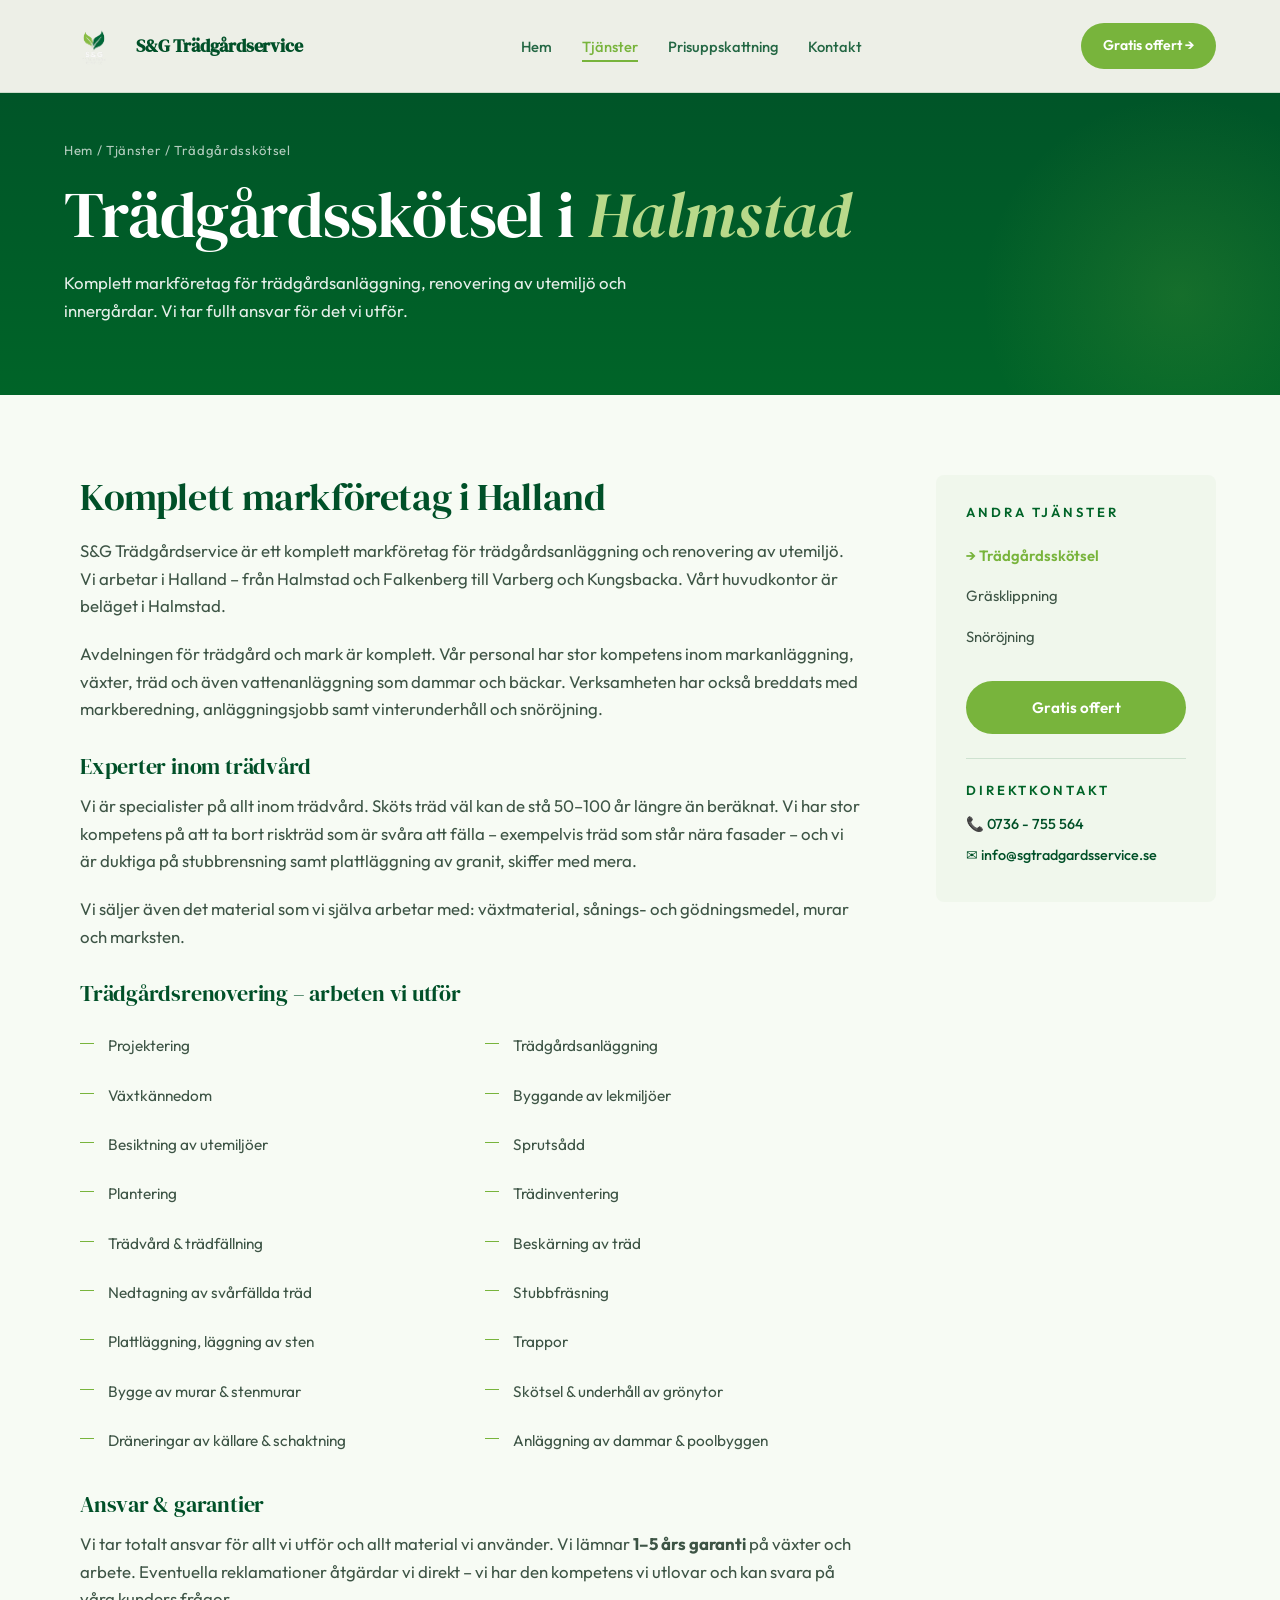
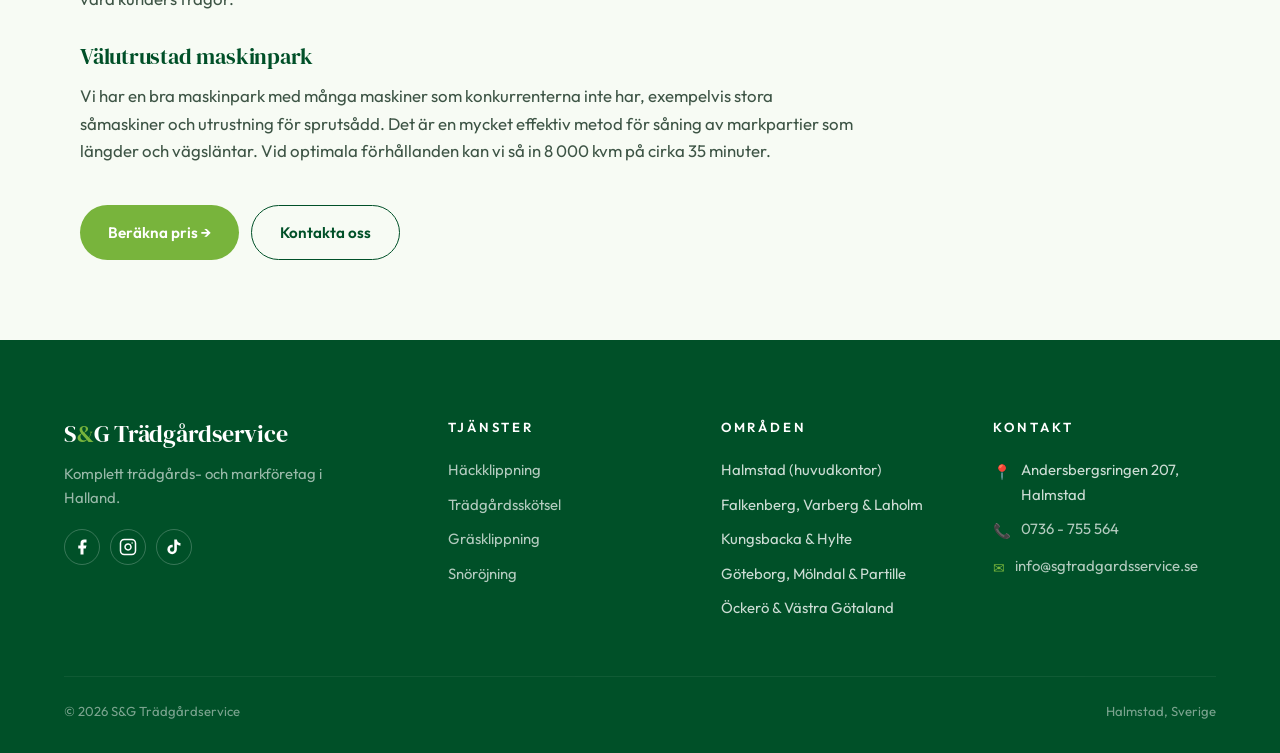
<file: tradgardsskotsel.html>
<!DOCTYPE html>
<html lang="sv">
<head>
<meta charset="UTF-8" />
<meta name="viewport" content="width=device-width, initial-scale=1.0" />
<title>Trädgårdsskötsel i Halland – S&G Trädgårdservice</title>
<meta name="description" content="Komplett trädgårdsskötsel i Halland. Trädvård, beskärning, plantering, plattläggning, dränering och anläggning. 1–5 års garanti." />
<link rel="preconnect" href="https://fonts.googleapis.com">
<link rel="preconnect" href="https://fonts.gstatic.com" crossorigin>
<link href="https://fonts.googleapis.com/css2?family=DM+Serif+Display:ital@0;1&family=Outfit:wght@300;400;500;600;700&display=swap" rel="stylesheet">
<link rel="stylesheet" href="styles.css">
<link rel="icon" type="image/png" href="S_G.png">
<style>
  .service-detail{padding:80px 5vw}
  .service-detail__grid{
    max-width:1200px;margin:0 auto;
    display:grid;grid-template-columns:1fr 280px;gap:60px;align-items:start;
  }
  .sidebar{
    position:sticky;top:100px;
    background:var(--cream);border-radius:8px;padding:30px;
  }
  .sidebar h4{font-family:'Outfit',sans-serif;font-size:.82rem;letter-spacing:.22em;text-transform:uppercase;color:var(--moss);margin-bottom:16px;font-weight:600}
  .sidebar__cta{margin-top:24px}
  .sidebar__contact{margin-top:24px;padding-top:24px;border-top:1px solid var(--border);font-size:.9rem}
  .sidebar__contact a{color:var(--forest);text-decoration:none;display:block;padding:4px 0;font-weight:500}
  .sidebar__contact a:hover{color:var(--rose)}
  .sidebar__nav{list-style:none}
  .sidebar__nav li{padding:8px 0;font-size:.93rem}
  .sidebar__nav a{color:var(--slate);text-decoration:none;display:flex;align-items:center;gap:8px}
  .sidebar__nav a:hover{color:var(--rose)}
  .sidebar__nav .current{color:var(--rose);font-weight:600}

  .work-grid{
    display:grid;grid-template-columns:1fr 1fr;gap:8px 30px;
    margin:18px 0 28px;list-style:none;
  }
  .work-grid li{padding:10px 0 10px 28px;position:relative;color:var(--slate);font-size:.96rem}
  .work-grid li::before{
    content:"";position:absolute;left:0;top:18px;width:14px;height:1px;background:var(--rose);
  }
  @media (max-width:900px){
    .service-detail__grid{grid-template-columns:1fr}
    .sidebar{position:static}
    .work-grid{grid-template-columns:1fr}
  }
</style>
</head>
<body>

<nav class="nav" id="nav">
  <a href="index.html" class="nav__logo">
    <img src="S_G.png" style="height:60px;width:auto">
    <span class="nav__logo-text">S&G Trädgårdservice</span>
  </a>
  <ul class="nav__menu">
    <li><a href="index.html">Hem</a></li>
    <li><a href="tjanster.html" class="active">Tjänster</a></li>
    <li><a href="offert.html">Prisuppskattning</a></li>
    <li><a href="kontakt.html">Kontakt</a></li>
  </ul>
  <a href="offert.html" class="nav__cta">Gratis offert →</a>
  <button class="nav__burger" id="burger" aria-label="Öppna meny"><span></span><span></span><span></span></button>
</nav>
<div class="nav__mobile" id="mobileMenu">
  <a href="index.html">Hem</a><a href="tjanster.html">Tjänster</a>
  <a href="offert.html">Prisuppskattning</a><a href="kontakt.html">Kontakt</a>
  <a href="offert.html" class="cta">Gratis offert</a>
</div>

<header class="page-header">
  <div class="page-header__inner">
    <div class="page-header__crumbs"><a href="index.html">Hem</a> / <a href="tjanster.html">Tjänster</a> / Trädgårdsskötsel</div>
    <h1>Trädgårdsskötsel i <em>Halmstad</em></h1>
    <p class="page-header__sub">Komplett markföretag för trädgårdsanläggning, renovering av utemiljö och innergårdar. Vi tar fullt ansvar för det vi utför.</p>
  </div>
</header>

<section class="service-detail">
  <div class="service-detail__grid">

    <div class="prose">
      <h2>Komplett markföretag i Halland</h2>
      <p>S&G Trädgårdservice är ett komplett markföretag för trädgårdsanläggning och renovering av utemiljö. Vi arbetar i Halland – från Halmstad och Falkenberg till Varberg och Kungsbacka. Vårt huvudkontor är beläget i Halmstad.</p>
      <p>Avdelningen för trädgård och mark är komplett. Vår personal har stor kompetens inom markanläggning, växter, träd och även vattenanläggning som dammar och bäckar. Verksamheten har också breddats med markberedning, anläggningsjobb samt vinterunderhåll och snöröjning.</p>

      <h3>Experter inom trädvård</h3>
      <p>Vi är specialister på allt inom trädvård. Sköts träd väl kan de stå 50–100 år längre än beräknat. Vi har stor kompetens på att ta bort riskträd som är svåra att fälla – exempelvis träd som står nära fasader – och vi är duktiga på stubbrensning samt plattläggning av granit, skiffer med mera.</p>
      <p>Vi säljer även det material som vi själva arbetar med: växtmaterial, sånings- och gödningsmedel, murar och marksten.</p>

      <h3>Trädgårdsrenovering – arbeten vi utför</h3>
      <ul class="work-grid">
        <li>Projektering</li>
        <li>Trädgårdsanläggning</li>
        <li>Växtkännedom</li>
        <li>Byggande av lekmiljöer</li>
        <li>Besiktning av utemiljöer</li>
        <li>Sprutsådd</li>
        <li>Plantering</li>
        <li>Trädinventering</li>
        <li>Trädvård & trädfällning</li>
        <li>Beskärning av träd</li>
        <li>Nedtagning av svårfällda träd</li>
        <li>Stubbfräsning</li>
        <li>Plattläggning, läggning av sten</li>
        <li>Trappor</li>
        <li>Bygge av murar & stenmurar</li>
        <li>Skötsel & underhåll av grönytor</li>
        <li>Dräneringar av källare & schaktning</li>
        <li>Anläggning av dammar & poolbyggen</li>
      </ul>

      <h3>Ansvar & garantier</h3>
      <p>Vi tar totalt ansvar för allt vi utför och allt material vi använder. Vi lämnar <strong>1–5 års garanti</strong> på växter och arbete. Eventuella reklamationer åtgärdar vi direkt – vi har den kompetens vi utlovar och kan svara på våra kunders frågor.</p>

      <h3>Välutrustad maskinpark</h3>
      <p>Vi har en bra maskinpark med många maskiner som konkurrenterna inte har, exempelvis stora såmaskiner och utrustning för sprutsådd. Det är en mycket effektiv metod för såning av markpartier som längder och vägsläntar. Vid optimala förhållanden kan vi så in 8 000 kvm på cirka 35 minuter.</p>

      <div style="margin-top:40px;display:flex;gap:12px;flex-wrap:wrap">
        <a href="offert.html?service=tradgardsskotsel" class="btn btn--primary">Beräkna pris →</a>
        <a href="kontakt.html" class="btn btn--outline">Kontakta oss</a>
      </div>
    </div>

    <aside class="sidebar">
      <h4>Andra tjänster</h4>
      <ul class="sidebar__nav">
        <li><a href="tradgardsskotsel.html" class="current">→ Trädgårdsskötsel</a></li>
        <li><a href="grasklippning.html">Gräsklippning</a></li>
        <li><a href="snorojning.html">Snöröjning</a></li>
      </ul>

      <div class="sidebar__cta">
        <a href="offert.html?service=tradgardsskotsel" class="btn btn--primary" style="width:100%;justify-content:center">Gratis offert</a>
      </div>

      <div class="sidebar__contact">
        <h4 style="margin-bottom:10px">Direktkontakt</h4>
        <a href="tel:0736755564">📞 0736 - 755 564</a>
        <a href="mailto:info@sgtradgardsservice.se">✉ info@sgtradgardsservice.se</a>
      </div>
    </aside>

  </div>
</section>

<footer>
  <div class="footer__grid">
    <div class="footer__brand">
      <h3>S<span>&</span>G Trädgårdservice</h3>
      <p>Komplett trädgårds- och markföretag i Halland.</p>
      <div class="footer__social">
        <a href="https://www.facebook.com/61559721701689/mentions/" aria-label="Facebook" target="_blank" rel="noopener">
          <svg width="18" height="18" viewBox="0 0 24 24" fill="currentColor"><path d="M18 2h-3a5 5 0 0 0-5 5v3H7v4h3v8h4v-8h3l1-4h-4V7a1 1 0 0 1 1-1h3z"/></svg>
        </a>
        <a href="https://www.instagram.com/sg_tradgardsservice/" aria-label="Instagram" target="_blank" rel="noopener">
          <svg width="18" height="18" viewBox="0 0 24 24" fill="none" stroke="currentColor" stroke-width="2" stroke-linecap="round" stroke-linejoin="round"><rect x="2" y="2" width="20" height="20" rx="5" ry="5"/><path d="M16 11.37A4 4 0 1 1 12.63 8 4 4 0 0 1 16 11.37z"/><line x1="17.5" y1="6.5" x2="17.51" y2="6.5"/></svg>
        </a>
        <a href="https://www.tiktok.com/@sgtradgardsservice" aria-label="TikTok" target="_blank" rel="noopener">
          <svg width="18" height="18" viewBox="0 0 24 24" fill="currentColor"><path d="M19.59 6.69a4.83 4.83 0 0 1-3.77-4.25V2h-3.45v13.67a2.89 2.89 0 0 1-2.88 2.5 2.89 2.89 0 0 1-2.89-2.89 2.89 2.89 0 0 1 2.89-2.89c.28 0 .54.04.79.1V9.01a6.33 6.33 0 0 0-.79-.05 6.34 6.34 0 0 0-6.34 6.34 6.34 6.34 0 0 0 6.34 6.34 6.34 6.34 0 0 0 6.33-6.34V8.69a8.18 8.18 0 0 0 4.78 1.52V6.75a4.85 4.85 0 0 1-1.01-.06z"/></svg>
        </a>
      </div>
    </div>
    <div class="footer__col">
      <h4>Tjänster</h4>
      <ul>
        <li><a href="hackklippning.html">Häckklippning</a></li>
        <li><a href="tradgardsskotsel.html">Trädgårdsskötsel</a></li>
        <li><a href="grasklippning.html">Gräsklippning</a></li>
        <li><a href="snorojning.html">Snöröjning</a></li>
      </ul>
    </div>
    <div class="footer__col">
      <h4>Områden</h4>
      <ul>
        <li>Halmstad (huvudkontor)</li>
        <li>Falkenberg, Varberg &amp; Laholm</li>
        <li>Kungsbacka &amp; Hylte</li>
        <li>Göteborg, Mölndal &amp; Partille</li>
        <li>Öckerö &amp; Västra Götaland</li>
      </ul>
    </div>
    <div class="footer__col footer__contact">
      <h4>Kontakt</h4>
      <ul>
        <li><span class="icon">📍</span> Andersbergsringen 207, Halmstad</li>
        <li><span class="icon">📞</span> <a href="tel:0736755564">0736 - 755 564</a></li>
        <li><span class="icon">✉</span> <a href="mailto:info@sgtradgardsservice.se">info@sgtradgardsservice.se</a></li>
      </ul>
    </div>
  </div>
  <div class="footer__bottom"><div>© 2026 S&G Trädgårdservice</div><div>Halmstad, Sverige</div></div>
</footer>

<script>
  const burger=document.getElementById('burger');const mobile=document.getElementById('mobileMenu');
  burger.addEventListener('click',()=>mobile.classList.toggle('open'));
  mobile.querySelectorAll('a').forEach(a=>a.addEventListener('click',()=>mobile.classList.remove('open')));
</script>
</body>
</html>
</file>
<file: styles.css>
/* ============================================
   S&G Trädgårdservice - Shared Stylesheet
   Logo-matched identity: forest green + leaf green
   ============================================ */

@import url('https://fonts.googleapis.com/css2?family=DM+Serif+Display:ital@0;1&family=Outfit:wght@300;400;500;600;700&display=swap');

:root{
  /* Logo-exact greens */
  --forest: #005028;        /* dark logo green */
  --forest-deep: #002e17;   /* deeper shade */
  --moss: #006428;          /* primary logo green */
  --leaf: #78b43c;          /* bright leaf logo green */
  --sage: #b8d98a;          /* light leaf tint */
  --cream: #f0f7ec;         /* green-tinted light bg */
  --bone: #f7fbf4;          /* very light green-white */
  --ink: #0e1f14;           /* near-black with green tone */
  --slate: #3d5445;         /* green-toned body text */
  --rose: #78b43c;          /* accent = bright leaf green (replaces pink) */
  --rose-deep: #5a9424;     /* darker leaf accent */
  --gold: #a8c840;          /* light yellow-green accent */
  --border: rgba(0, 100, 40, 0.14);
}

*{box-sizing:border-box;margin:0;padding:0}
html{scroll-behavior:smooth}
body{
  font-family:'Outfit', -apple-system, sans-serif;
  color:var(--ink);
  background:var(--bone);
  line-height:1.65;
  overflow-x:hidden;
}
h1,h2,h3,h4,h5{font-family:'DM Serif Display',Georgia,serif;font-weight:400;line-height:1.15;letter-spacing:-0.01em;color:var(--forest)}
em.accent{font-style:italic;color:var(--rose);font-weight:400}
a{color:var(--moss)}
img{max-width:100%;display:block}

/* ============ NAVBAR ============ */
.nav{
  position:fixed;top:0;left:0;right:0;z-index:100;
  padding:16px 5vw;
  display:flex;justify-content:space-between;align-items:center;
  background:rgba(250,248,242,0.95);
  backdrop-filter:blur(12px);
  border-bottom:1px solid var(--border);
  transition:padding .3s ease;
}
.nav.transparent{
  background:transparent;
  backdrop-filter:none;
  border-bottom:1px solid transparent;
}
.nav.transparent .nav__logo-text,
.nav.transparent .nav__menu a{color:#fff}
.nav.transparent.scrolled{
  background:rgba(250,248,242,0.95);
  backdrop-filter:blur(12px);
  border-bottom:1px solid var(--border);
}
.nav.transparent.scrolled .nav__logo-text,
.nav.transparent.scrolled .nav__menu a{color:var(--forest)}

.nav__logo{display:flex;align-items:center;gap:12px;text-decoration:none}
.nav__logo img{height:56px;width:auto}
.nav__logo-text{font-family:'DM Serif Display',serif;font-size:1.15rem;font-weight:600;color:var(--forest);letter-spacing:-0.01em;line-height:1.1}
.nav__logo-text small{display:block;font-size:0.65rem;font-weight:400;letter-spacing:0.18em;text-transform:uppercase;opacity:0.7;margin-top:2px}

.nav__menu{display:flex;gap:30px;list-style:none;align-items:center}
.nav__menu a{color:var(--forest);text-decoration:none;font-size:.92rem;font-weight:500;opacity:.85;transition:opacity .2s, color .2s;position:relative}
.nav__menu a:hover{opacity:1;color:var(--rose)}
.nav__menu a.active{color:var(--rose);opacity:1}
.nav__menu a.active::after{
  content:"";position:absolute;bottom:-6px;left:0;right:0;height:2px;background:var(--rose);
}
.nav__cta{
  background:var(--rose);color:#fff !important;padding:11px 22px;border-radius:999px;
  font-size:.88rem;font-weight:600;text-decoration:none;
  transition:transform .2s, background .2s;
  opacity:1 !important;
}
.nav__cta:hover{background:var(--rose-deep);transform:translateY(-1px)}

.nav__burger{
  display:none;background:none;border:none;cursor:pointer;
  width:32px;height:32px;flex-direction:column;justify-content:center;gap:5px;
}
.nav__burger span{display:block;height:2px;width:22px;background:var(--forest);transition:.3s}
.nav.transparent:not(.scrolled) .nav__burger span{background:#fff}

/* Mobile menu drawer */
.nav__mobile{
  position:fixed;inset:0;background:var(--forest);z-index:99;
  display:flex;flex-direction:column;align-items:center;justify-content:center;
  gap:24px;
  transform:translateX(100%);transition:transform .35s ease;
}
.nav__mobile.open{transform:translateX(0)}
.nav__mobile a{
  color:#fff;text-decoration:none;font-family:'DM Serif Display',serif;font-size:1.6rem;
}
.nav__mobile a.cta{background:var(--rose);padding:14px 28px;border-radius:999px;font-size:1.1rem;font-family:'Outfit',sans-serif;font-weight:600}

/* ============ PAGE HEADER (sub-pages) ============ */
.page-header{
  padding:140px 5vw 70px;
  background:linear-gradient(180deg, var(--forest) 0%, var(--moss) 100%);
  color:#fff;
  position:relative;overflow:hidden;
}
.page-header::after{
  content:"";position:absolute;bottom:-100px;right:-100px;
  width:400px;height:400px;border-radius:50%;
  background:radial-gradient(circle, var(--rose) 0%, transparent 70%);
  opacity:0.18;
}
.page-header__inner{max-width:1200px;margin:0 auto;position:relative;z-index:1}
.page-header__crumbs{font-size:.82rem;letter-spacing:.05em;opacity:0.7;margin-bottom:16px}
.page-header__crumbs a{color:#fff;text-decoration:none}
.page-header__crumbs a:hover{color:var(--rose)}
.page-header h1{font-size:clamp(2.4rem, 5vw, 4.2rem);color:#fff;max-width:900px}
.page-header h1 em{font-style:italic;color:var(--sage);font-weight:400}
.page-header__sub{margin-top:18px;max-width:640px;opacity:0.9;font-size:1.05rem}

/* ============ SECTION LABEL ============ */
.section-label{
  font-size:.78rem;text-transform:uppercase;letter-spacing:.28em;
  color:var(--moss);margin-bottom:18px;display:inline-flex;align-items:center;gap:12px;
  font-weight:600;
}
.section-label::before{content:"";width:30px;height:1px;background:var(--moss)}
.section-label.light{color:var(--sage)}
.section-label.light::before{background:var(--sage)}
.section-label.center{justify-content:center}

/* ============ BUTTONS ============ */
.btn{
  padding:14px 28px;border-radius:999px;text-decoration:none;font-weight:600;
  font-size:.95rem;display:inline-flex;align-items:center;gap:10px;
  transition:transform .2s, background .2s, color .2s, border-color .2s;
  border:none;cursor:pointer;font-family:'Outfit',sans-serif;
}
.btn--primary{background:var(--rose);color:#fff}
.btn--primary:hover{background:var(--rose-deep);transform:translateY(-2px)}
.btn--dark{background:var(--forest);color:#fff}
.btn--dark:hover{background:var(--forest-deep);transform:translateY(-2px)}
.btn--ghost{background:transparent;color:#fff;border:1px solid rgba(255,255,255,.4)}
.btn--ghost:hover{background:rgba(255,255,255,.12);border-color:#fff}
.btn--outline{background:transparent;color:var(--forest);border:1.5px solid var(--forest)}
.btn--outline:hover{background:var(--forest);color:#fff}

/* ============ FOOTER ============ */
footer{background:var(--forest);color:rgba(255,255,255,.8);padding:80px 5vw 30px;margin-top:auto}
.footer__grid{max-width:1200px;margin:0 auto;display:grid;grid-template-columns:1.5fr 1fr 1fr 1fr;gap:50px;margin-bottom:50px}
.footer__brand h3{font-family:'DM Serif Display',serif;color:#fff;font-size:1.5rem;margin-bottom:14px;font-weight:500}
.footer__brand h3 span{color:var(--rose)}
.footer__brand p{font-size:.93rem;opacity:.75;max-width:300px;margin-bottom:18px}
.footer__col h4{color:#fff;font-size:.82rem;letter-spacing:.22em;text-transform:uppercase;margin-bottom:18px;font-family:'Outfit',sans-serif;font-weight:600}
.footer__col ul{list-style:none}
.footer__col li{padding:5px 0;font-size:.93rem}
.footer__col a{color:rgba(255,255,255,.7);text-decoration:none;transition:color .2s}
.footer__col a:hover{color:var(--rose)}
.footer__contact li{display:flex;align-items:flex-start;gap:10px}
.footer__contact .icon{color:var(--rose);font-size:.9rem;margin-top:3px;flex-shrink:0}
.footer__social{display:flex;gap:10px;margin-top:14px}
.footer__social a{
  width:36px;height:36px;border-radius:50%;border:1px solid rgba(255,255,255,.22);
  display:flex;align-items:center;justify-content:center;color:#fff;text-decoration:none;
  transition:background .2s, border-color .2s;font-size:.95rem;
}
.footer__social a:hover{background:var(--rose);border-color:var(--rose)}
.footer__bottom{max-width:1200px;margin:0 auto;border-top:1px solid rgba(255,255,255,.1);padding-top:24px;display:flex;justify-content:space-between;font-size:.82rem;opacity:.6;flex-wrap:wrap;gap:14px}

/* ============ COMMON SECTIONS ============ */
.section{padding:100px 5vw}
.section__inner{max-width:1200px;margin:0 auto}
.section--cream{background:var(--cream)}
.section--forest{background:var(--forest);color:#fff}
.section--forest h2{color:#fff}
.section--forest p{color:rgba(255,255,255,.85)}

/* Prose content (used on service detail pages) */
.prose{max-width:780px;margin:0 auto}
.prose p{font-size:1.05rem;color:var(--slate);margin-bottom:20px}
.prose h2{font-size:clamp(1.8rem,3vw,2.4rem);margin:50px 0 18px}
.prose h2:first-child{margin-top:0}
.prose h3{font-size:1.35rem;margin:32px 0 12px;color:var(--forest)}
.prose ul{list-style:none;margin:18px 0 28px}
.prose ul li{padding:8px 0 8px 28px;position:relative;color:var(--slate)}
.prose ul li::before{
  content:"";position:absolute;left:0;top:18px;
  width:14px;height:1px;background:var(--rose);
}

/* ============ MEDIA QUERIES ============ */
@media (max-width: 960px){
  .nav__menu{display:none}
  .nav__cta{display:none}
  .nav__burger{display:flex}
  .footer__grid{grid-template-columns:1fr 1fr;gap:30px}
}
@media (max-width: 540px){
  .footer__grid{grid-template-columns:1fr}
  .footer__bottom{flex-direction:column;text-align:center}
  .page-header{padding:120px 5vw 50px}
}
</file>
